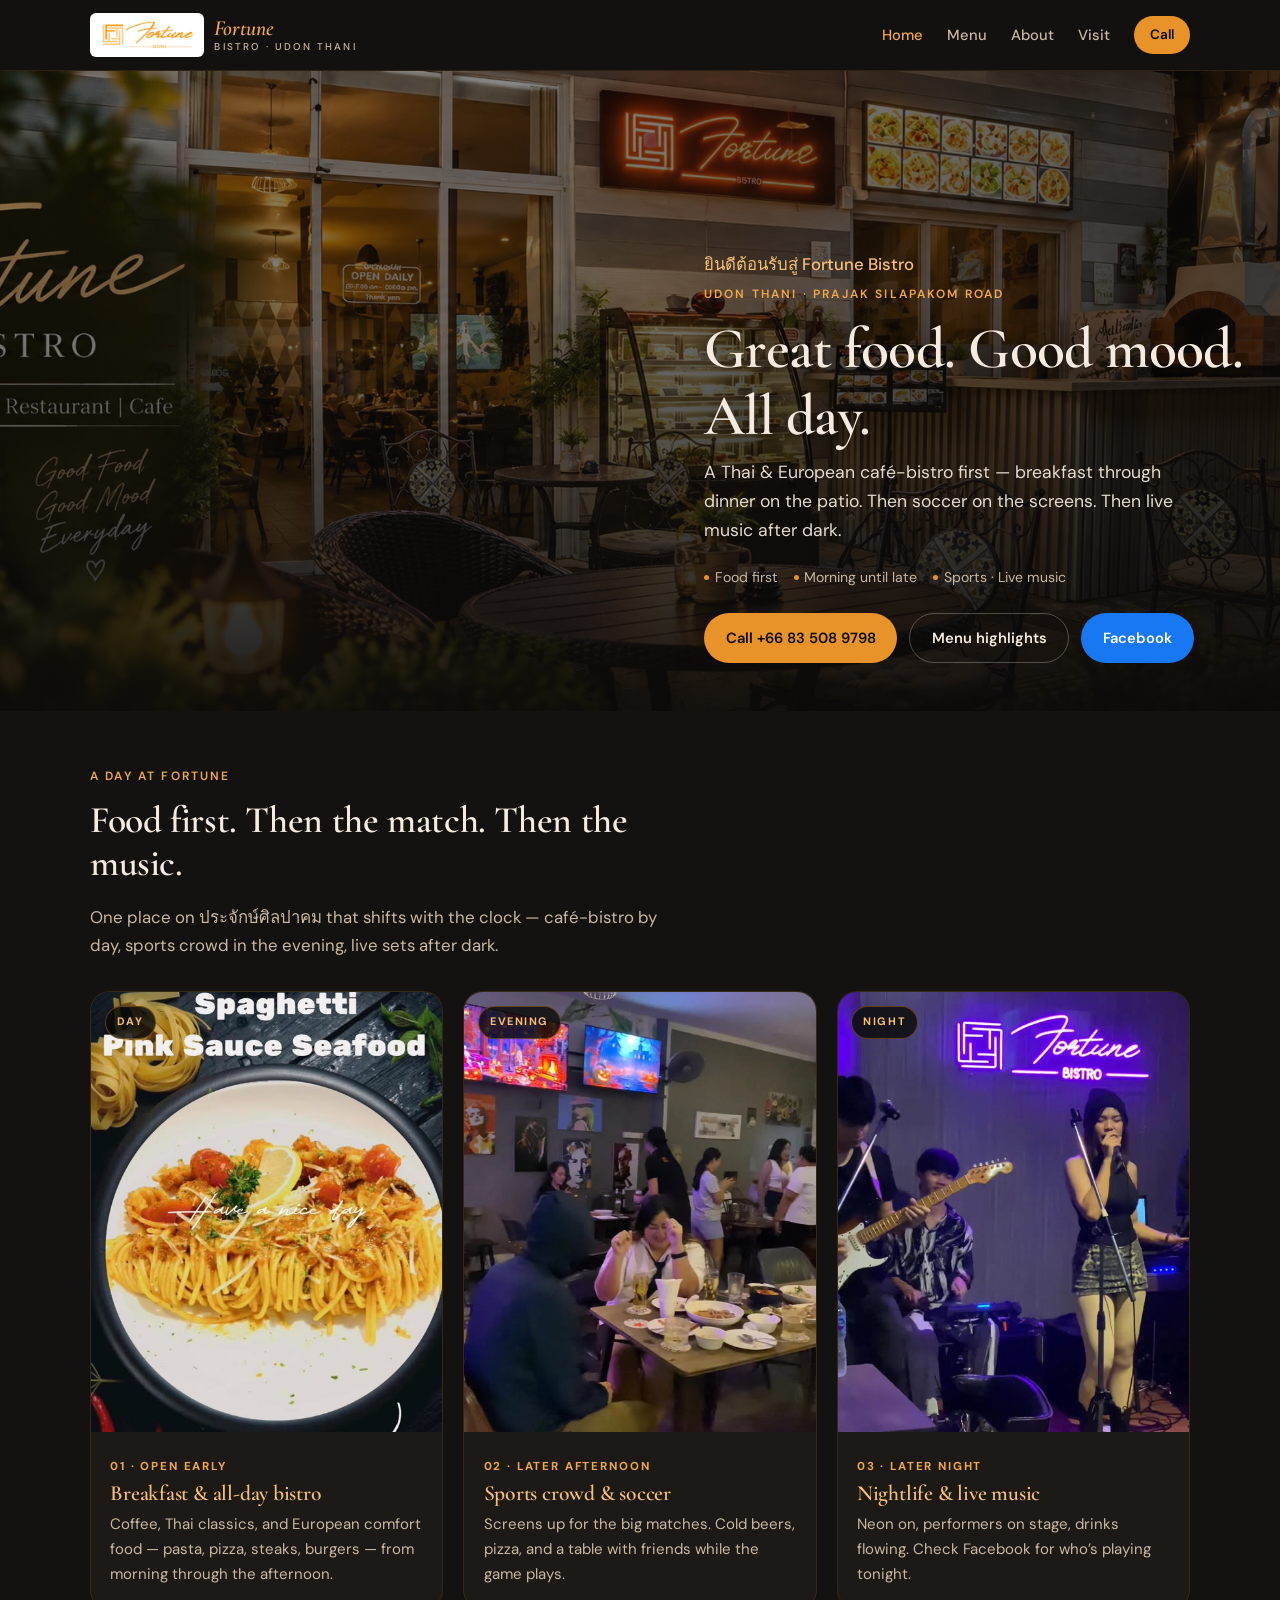
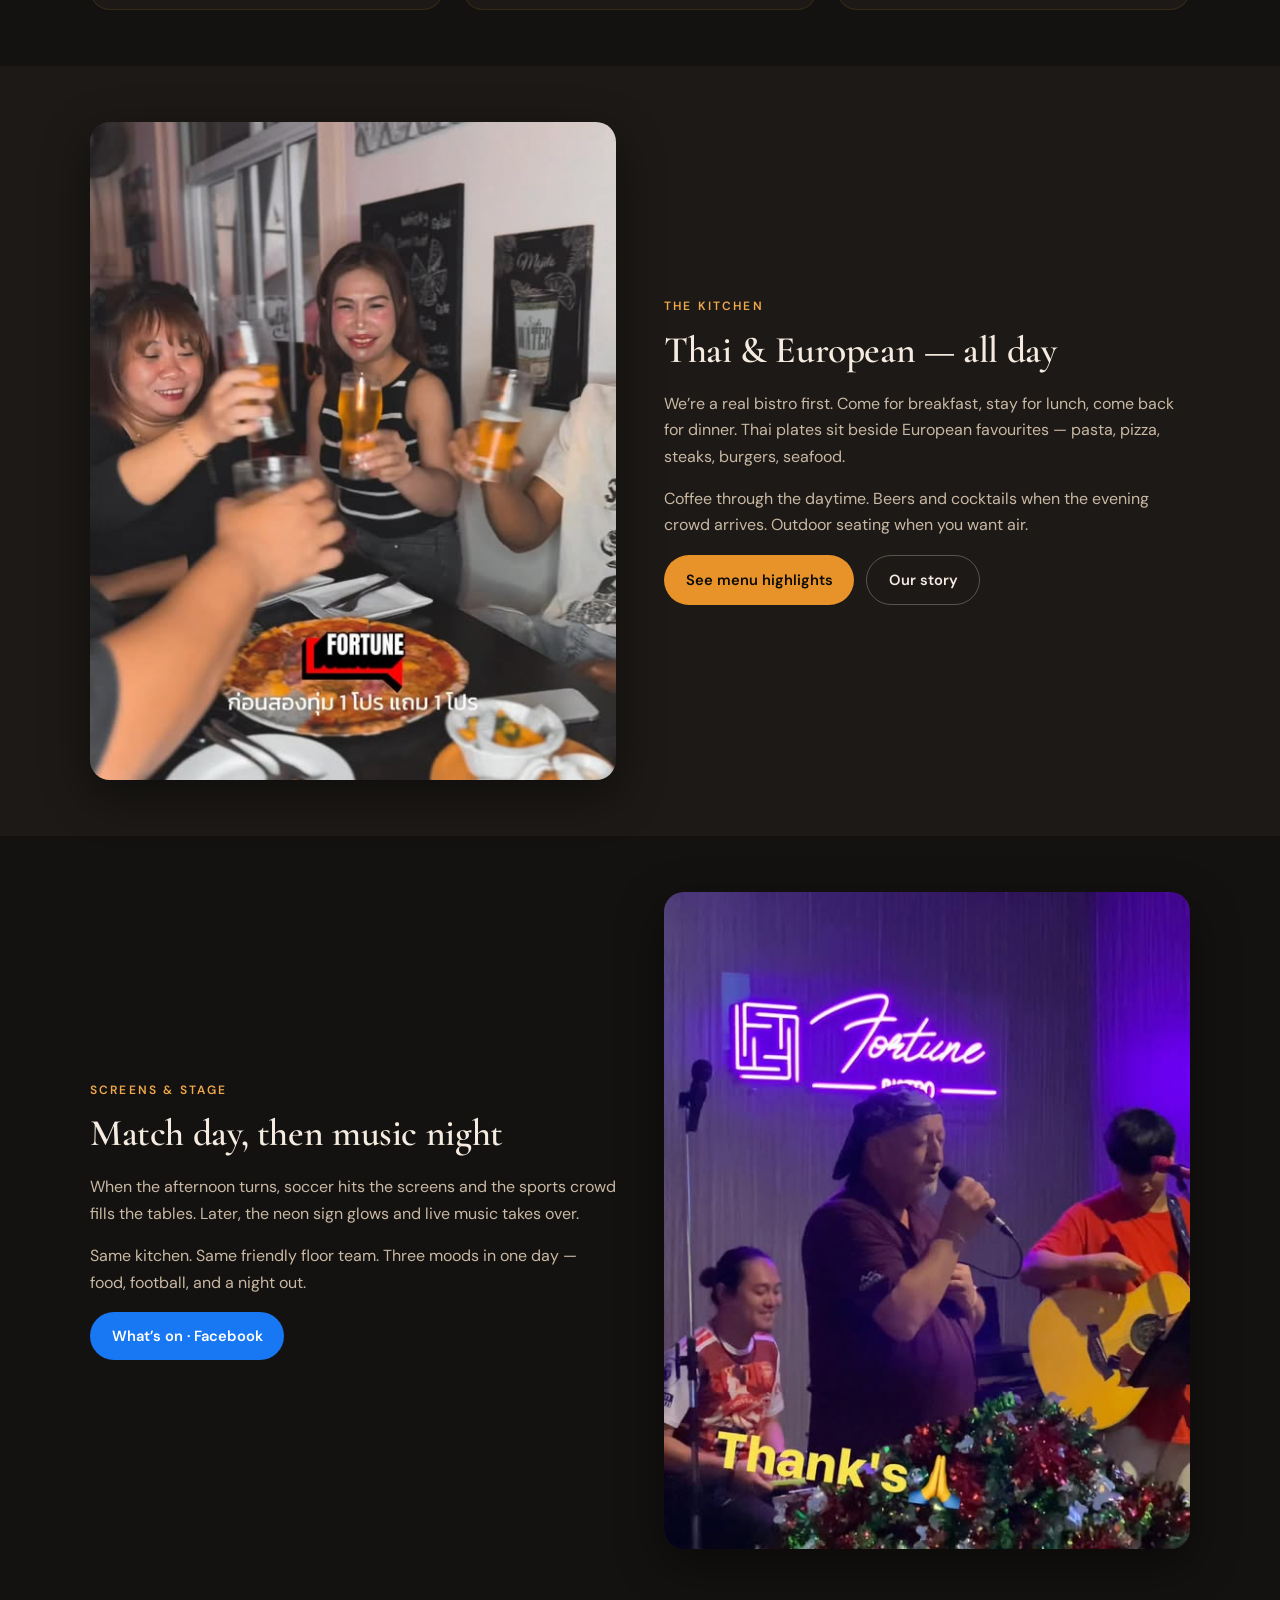
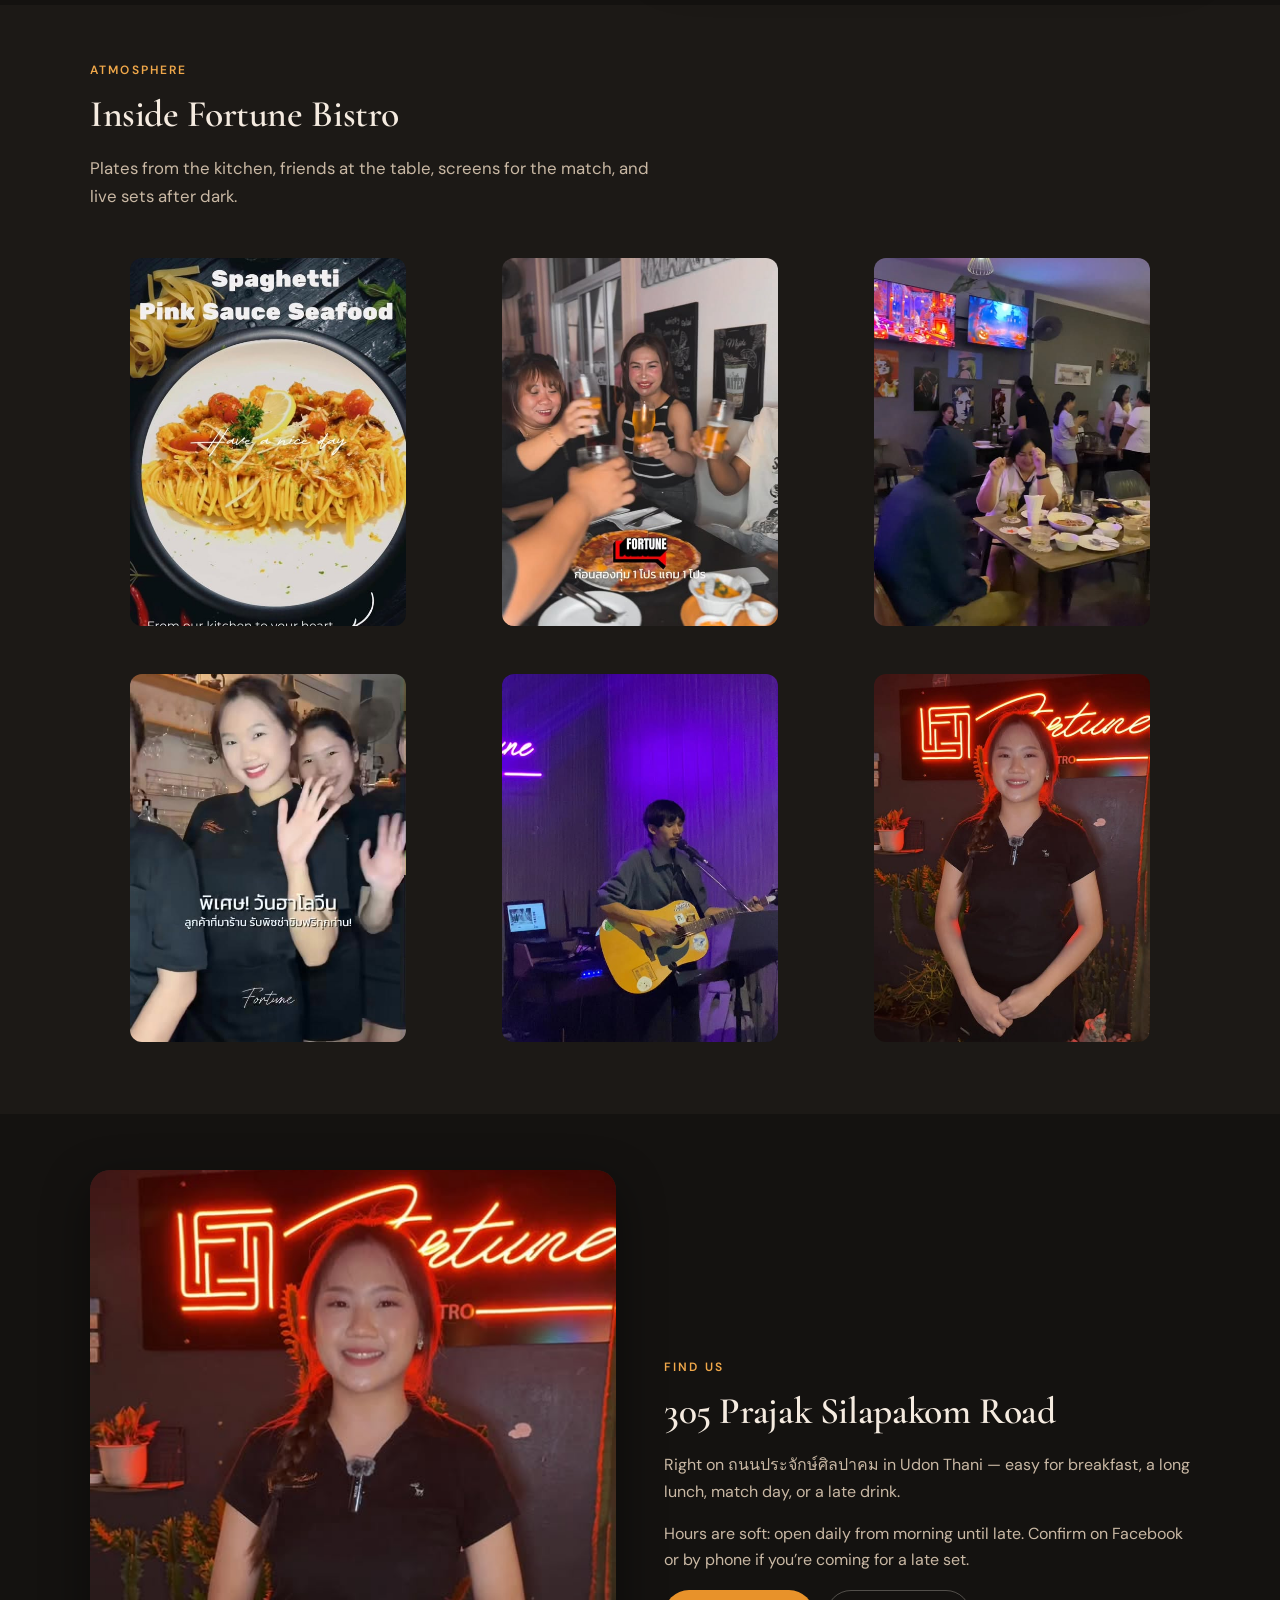
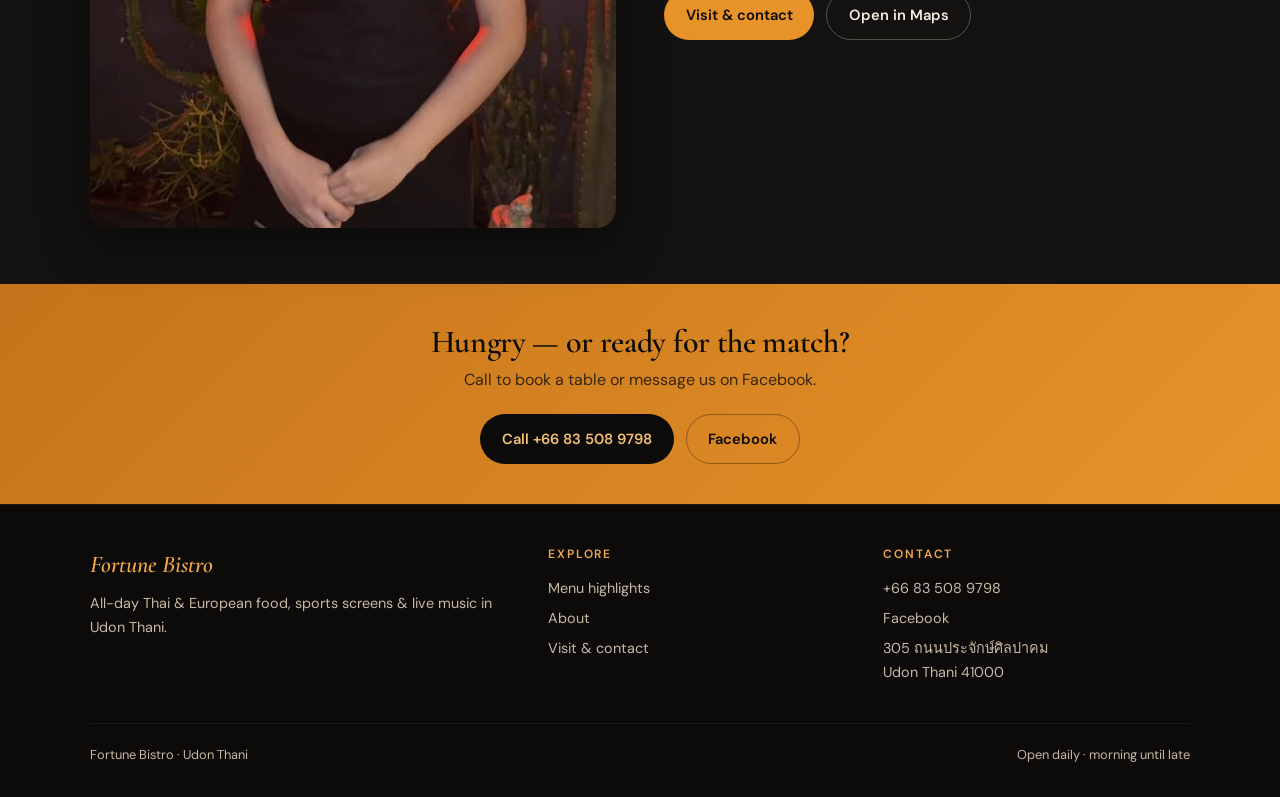
<file: index.html>
<!DOCTYPE html>
<html lang="en">
<head>
  <meta charset="utf-8" />
  <meta name="viewport" content="width=device-width, initial-scale=1" />
  <title>Fortune Bistro | Thai &amp; European Food All Day in Udon Thani</title>
  <meta name="description" content="Fortune Bistro on Prajak Silapakom Road, Udon Thani. Breakfast and café-bistro food all day — Thai &amp; European — then soccer on the screens, then live music after dark. Open morning until late." />
  <meta property="og:title" content="Fortune Bistro | Udon Thani" />
  <meta property="og:description" content="All-day Thai &amp; European food, sports screens, and live music on Prajak Silapakom Road." />
  <meta property="og:type" content="website" />
  <meta property="og:image" content="assets/images/hero-patio.jpg" />
  <link rel="preconnect" href="https://fonts.googleapis.com" />
  <link rel="preconnect" href="https://fonts.gstatic.com" crossorigin />
  <link href="https://fonts.googleapis.com/css2?family=Cormorant+Garamond:ital,wght@0,500;0,600;1,600&family=DM+Sans:ital,opsz,wght@0,9..40,400;0,9..40,500;0,9..40,600;0,9..40,700;1,9..40,400&display=swap" rel="stylesheet" />
  <link rel="stylesheet" href="css/styles.css" />
  <link rel="icon" href="assets/images/profile.jpg" type="image/jpeg" />
</head>
<body>
  <header class="site-header">
    <div class="container header-inner">
      <a class="logo" href="index.html" aria-label="Fortune Bistro home">
        <img class="logo-img" src="assets/images/profile.jpg" alt="Fortune Bistro logo" width="180" height="66" />
        <span class="logo-text">
          <span class="logo-name">Fortune</span>
          <span class="logo-tag">Bistro · Udon Thani</span>
        </span>
      </a>
      <nav class="nav" aria-label="Primary">
        <a href="index.html" aria-current="page">Home</a>
        <a href="menu.html">Menu</a>
        <a href="about.html">About</a>
        <a href="visit.html">Visit</a>
        <a class="nav-cta" href="tel:+66835089798">Call</a>
      </nav>
      <button class="menu-btn" type="button" data-menu-toggle aria-expanded="false" aria-controls="mobile-nav" aria-label="Open menu">
        <span></span>
      </button>
    </div>
    <div class="container">
      <nav id="mobile-nav" class="mobile-nav" data-mobile-nav aria-label="Mobile">
        <a href="index.html" aria-current="page">Home</a>
        <a href="menu.html">Menu</a>
        <a href="about.html">About</a>
        <a href="visit.html">Visit</a>
        <a class="nav-cta" href="tel:+66835089798">Call +66 83 508 9798</a>
      </nav>
    </div>
  </header>

  <main>
    <section class="hero hero--patio">
      <div class="hero-media">
        <img src="assets/images/hero-patio.jpg" alt="Fortune Bistro patio at night — outdoor seating, pastry case, wood-fired pizza oven, and warm neon" width="2033" height="774" fetchpriority="high" />
      </div>
      <div class="container hero-content">
        <p class="thai-welcome">ยินดีต้อนรับสู่ Fortune Bistro</p>
        <p class="eyebrow">Udon Thani · Prajak Silapakom Road</p>
        <h1>Great food. Good mood. All day.</h1>
        <p class="hero-lead">A Thai &amp; European café-bistro first — breakfast through dinner on the patio. Then soccer on the screens. Then live music after dark.</p>
        <p class="hero-meta">
          <span>Food first</span>
          <span>Morning until late</span>
          <span>Sports · Live music</span>
        </p>
        <div class="btn-row">
          <a class="btn btn-primary" href="tel:+66835089798">Call +66 83 508 9798</a>
          <a class="btn btn-ghost" href="menu.html">Menu highlights</a>
          <a class="btn btn-fb" href="https://www.facebook.com/FortuneBistroUdon" target="_blank" rel="noopener">Facebook</a>
        </div>
      </div>
    </section>

    <section class="section">
      <div class="container">
        <div class="section-head">
          <p class="eyebrow">A day at Fortune</p>
          <h2 class="section-title">Food first. Then the match. Then the music.</h2>
          <p class="section-lead">One place on ประจักษ์ศิลปาคม that shifts with the clock — café-bistro by day, sports crowd in the evening, live sets after dark.</p>
        </div>
        <div class="arc-grid">
          <article class="arc-card">
            <div class="arc-card-media">
              <img src="assets/images/reel10.jpg" alt="European pasta plate at Fortune Bistro" width="540" height="960" loading="lazy" />
              <span class="arc-badge">Day</span>
            </div>
            <div class="arc-card-body">
              <span class="arc-step">01 · Open early</span>
              <h3>Breakfast &amp; all-day bistro</h3>
              <p>Coffee, Thai classics, and European comfort food — pasta, pizza, steaks, burgers — from morning through the afternoon.</p>
            </div>
          </article>
          <article class="arc-card">
            <div class="arc-card-media">
              <img src="assets/images/reel08.jpg" alt="Fortune Bistro dining room with screens and shared plates" width="540" height="960" loading="lazy" />
              <span class="arc-badge">Evening</span>
            </div>
            <div class="arc-card-body">
              <span class="arc-step">02 · Later afternoon</span>
              <h3>Sports crowd &amp; soccer</h3>
              <p>Screens up for the big matches. Cold beers, pizza, and a table with friends while the game plays.</p>
            </div>
          </article>
          <article class="arc-card">
            <div class="arc-card-media">
              <img src="assets/images/reel02.jpg" alt="Live band under the Fortune Bistro neon sign" width="540" height="960" loading="lazy" />
              <span class="arc-badge">Night</span>
            </div>
            <div class="arc-card-body">
              <span class="arc-step">03 · Later night</span>
              <h3>Nightlife &amp; live music</h3>
              <p>Neon on, performers on stage, drinks flowing. Check Facebook for who’s playing tonight.</p>
            </div>
          </article>
        </div>
      </div>
    </section>

    <section class="section section-alt">
      <div class="container split">
        <div class="split-media">
          <img src="assets/images/reel07.jpg" alt="Friends toasting with pizza and beer at Fortune Bistro" width="540" height="960" loading="lazy" />
        </div>
        <div>
          <p class="eyebrow">The kitchen</p>
          <h2 class="section-title">Thai &amp; European — all day</h2>
          <p>We’re a real bistro first. Come for breakfast, stay for lunch, come back for dinner. Thai plates sit beside European favourites — pasta, pizza, steaks, burgers, seafood.</p>
          <p>Coffee through the daytime. Beers and cocktails when the evening crowd arrives. Outdoor seating when you want air.</p>
          <div class="btn-row">
            <a class="btn btn-primary" href="menu.html">See menu highlights</a>
            <a class="btn btn-ghost" href="about.html">Our story</a>
          </div>
        </div>
      </div>
    </section>

    <section class="section">
      <div class="container split reverse">
        <div class="split-media">
          <img src="assets/images/reel03.jpg" alt="Live performers at Fortune Bistro — sports jersey energy and night stage" width="540" height="960" loading="lazy" />
        </div>
        <div>
          <p class="eyebrow">Screens &amp; stage</p>
          <h2 class="section-title">Match day, then music night</h2>
          <p>When the afternoon turns, soccer hits the screens and the sports crowd fills the tables. Later, the neon sign glows and live music takes over.</p>
          <p>Same kitchen. Same friendly floor team. Three moods in one day — food, football, and a night out.</p>
          <div class="btn-row">
            <a class="btn btn-fb" href="https://www.facebook.com/FortuneBistroUdon" target="_blank" rel="noopener">What’s on · Facebook</a>
          </div>
        </div>
      </div>
    </section>

    <section class="section section-alt">
      <div class="container">
        <div class="section-head">
          <p class="eyebrow">Atmosphere</p>
          <h2 class="section-title">Inside Fortune Bistro</h2>
          <p class="section-lead">Plates from the kitchen, friends at the table, screens for the match, and live sets after dark.</p>
        </div>
        <div class="gallery">
          <figure class="gallery-item">
            <img src="assets/images/reel10.jpg" alt="Spaghetti pink sauce seafood" width="540" height="960" loading="lazy" />
          </figure>
          <figure class="gallery-item">
            <img src="assets/images/reel07.jpg" alt="Pizza and beer toast" width="540" height="960" loading="lazy" />
          </figure>
          <figure class="gallery-item">
            <img src="assets/images/reel08.jpg" alt="Guests dining with screens in the background" width="540" height="960" loading="lazy" />
          </figure>
          <figure class="gallery-item">
            <img src="assets/images/reel05.jpg" alt="Friendly Fortune Bistro staff" width="540" height="960" loading="lazy" />
          </figure>
          <figure class="gallery-item">
            <img src="assets/images/reel01.jpg" alt="Acoustic live music set" width="540" height="960" loading="lazy" />
          </figure>
          <figure class="gallery-item">
            <img src="assets/images/reel06.jpg" alt="Fortune Bistro neon sign and staff welcome" width="540" height="960" loading="lazy" />
          </figure>
        </div>
      </div>
    </section>

    <section class="section">
      <div class="container split">
        <div class="split-media">
          <img src="assets/images/reel06.jpg" alt="Fortune Bistro neon branding on Prajak Silapakom Road" width="540" height="960" loading="lazy" />
        </div>
        <div>
          <p class="eyebrow">Find us</p>
          <h2 class="section-title">305 Prajak Silapakom Road</h2>
          <p>Right on ถนนประจักษ์ศิลปาคม in Udon Thani — easy for breakfast, a long lunch, match day, or a late drink.</p>
          <p>Hours are soft: open daily from morning until late. Confirm on Facebook or by phone if you’re coming for a late set.</p>
          <div class="btn-row">
            <a class="btn btn-primary" href="visit.html">Visit &amp; contact</a>
            <a class="btn btn-ghost" href="https://www.google.com/maps/search/?api=1&amp;query=Fortune+Bistro+305+Prajak+Silapakom+Road+Udon+Thani+41000" target="_blank" rel="noopener">Open in Maps</a>
          </div>
        </div>
      </div>
    </section>

    <section class="cta-band">
      <div class="container">
        <h2>Hungry — or ready for the match?</h2>
        <p>Call to book a table or message us on Facebook.</p>
        <div class="btn-row" style="justify-content:center">
          <a class="btn btn-primary" href="tel:+66835089798">Call +66 83 508 9798</a>
          <a class="btn btn-ghost" href="https://www.facebook.com/FortuneBistroUdon" target="_blank" rel="noopener">Facebook</a>
        </div>
      </div>
    </section>
  </main>

  <footer class="site-footer">
    <div class="container footer-grid">
      <div class="footer-brand">
        <div class="logo-name">Fortune Bistro</div>
        <p>All-day Thai &amp; European food, sports screens &amp; live music in Udon Thani.</p>
      </div>
      <div class="footer-col">
        <h4>Explore</h4>
        <a href="menu.html">Menu highlights</a>
        <a href="about.html">About</a>
        <a href="visit.html">Visit &amp; contact</a>
      </div>
      <div class="footer-col">
        <h4>Contact</h4>
        <a href="tel:+66835089798">+66 83 508 9798</a>
        <a href="https://www.facebook.com/FortuneBistroUdon" target="_blank" rel="noopener">Facebook</a>
        <p>305 ถนนประจักษ์ศิลปาคม<br />Udon Thani 41000</p>
      </div>
    </div>
    <div class="container footer-bottom">
      <span>Fortune Bistro · Udon Thani</span>
      <span>Open daily · morning until late</span>
    </div>
  </footer>
  <script src="js/main.js"></script>
</body>
</html>
</file>
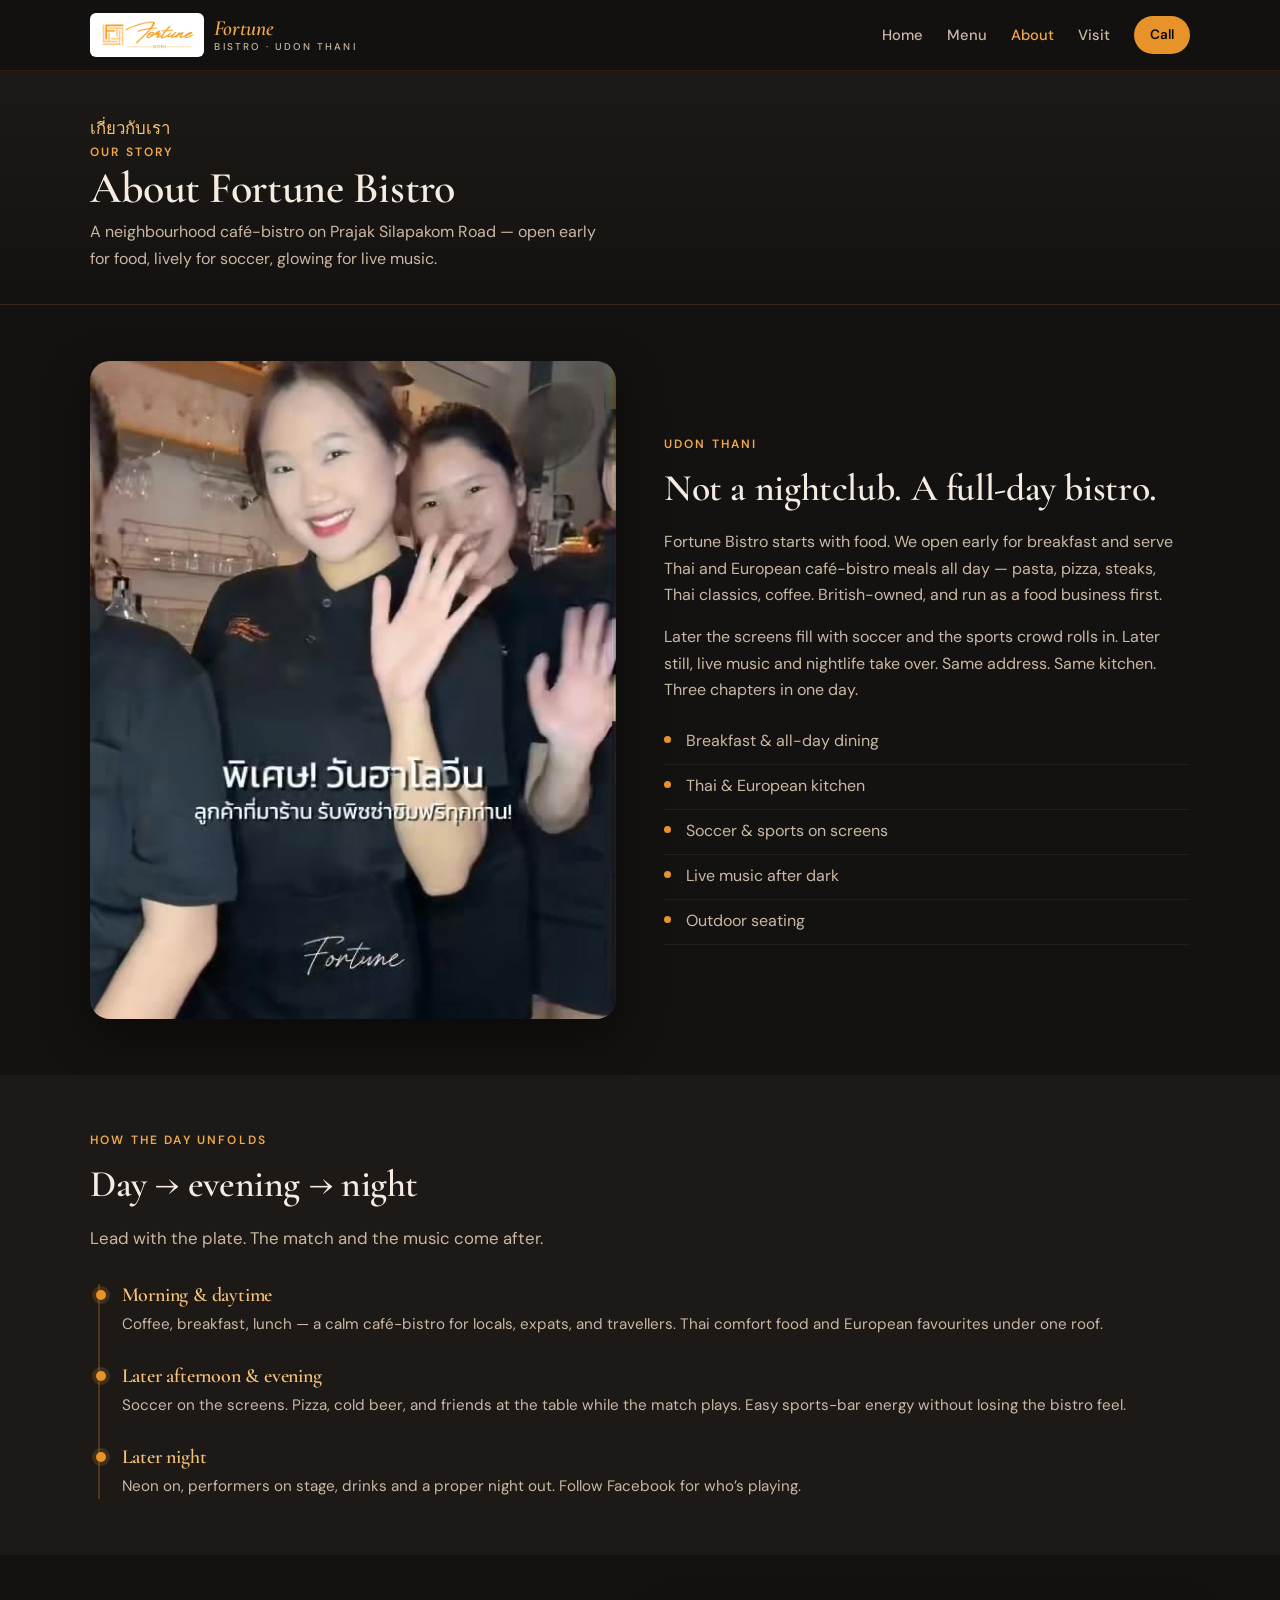
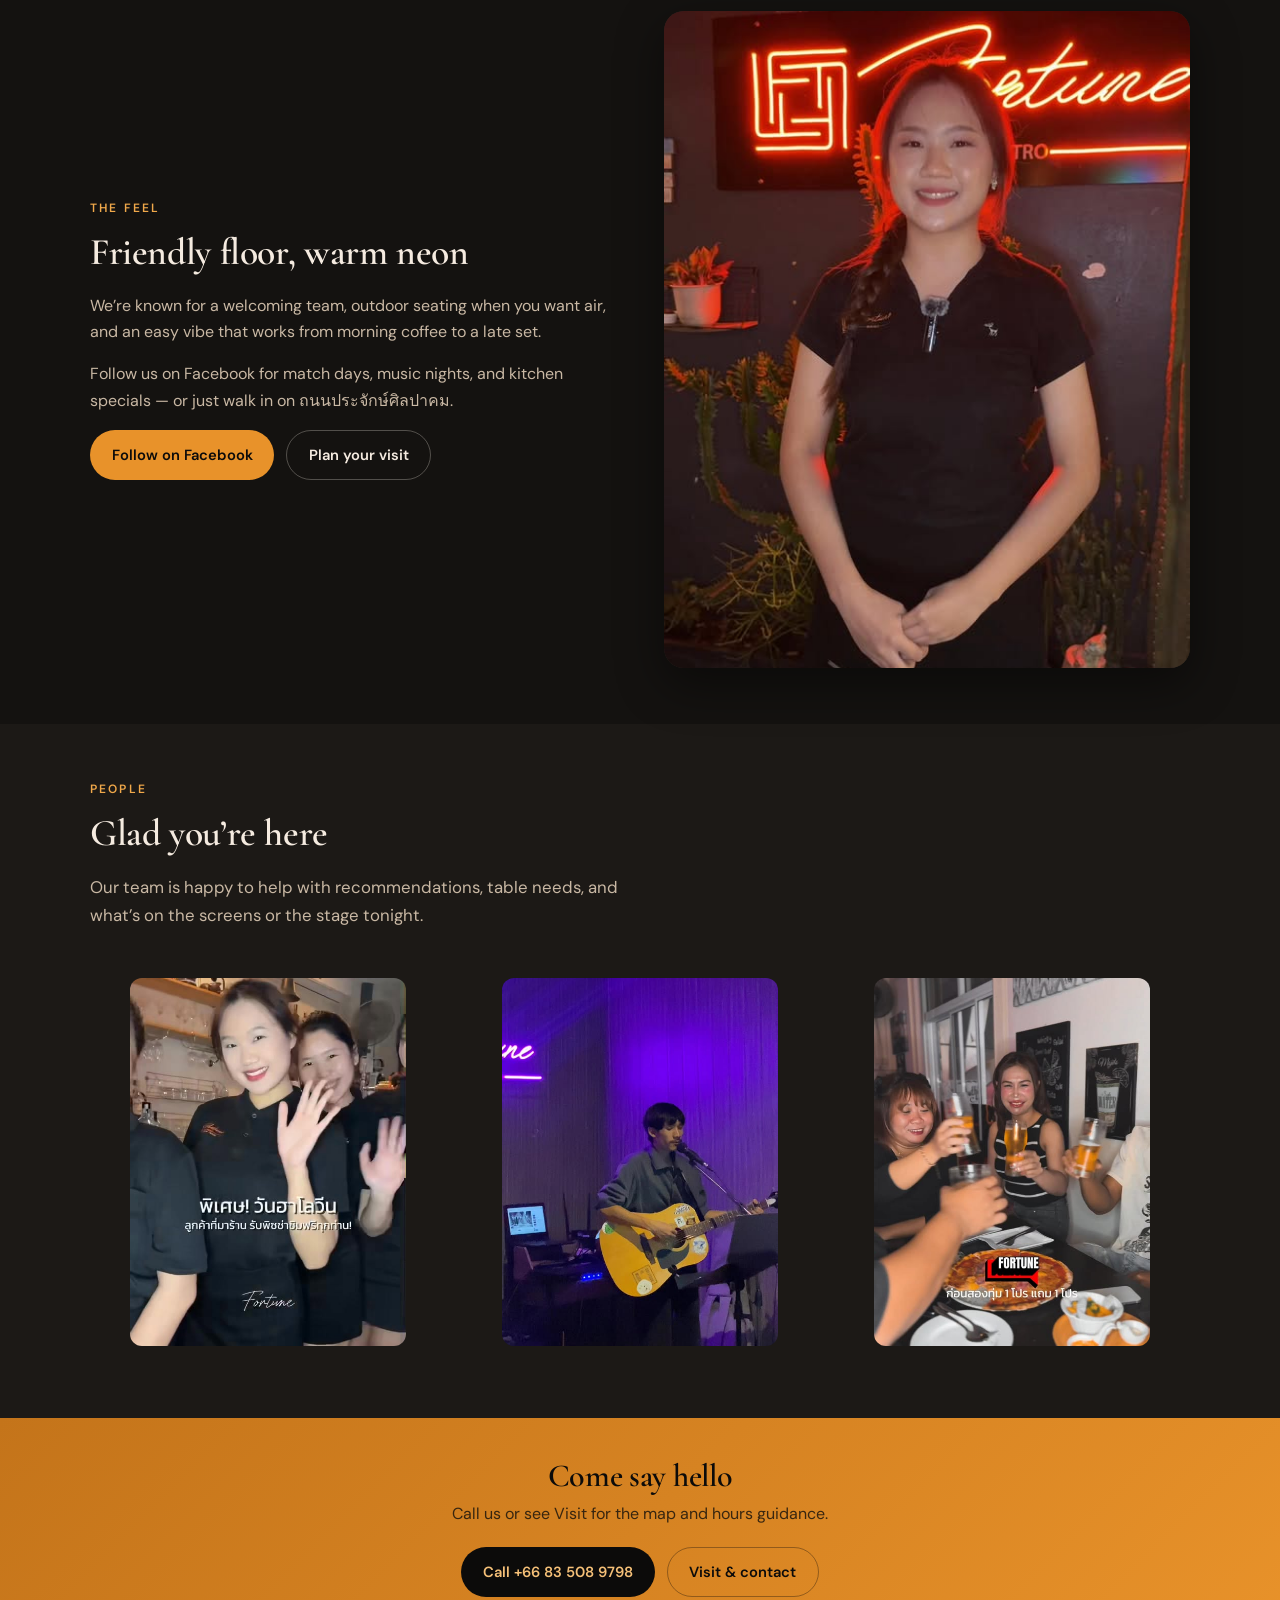
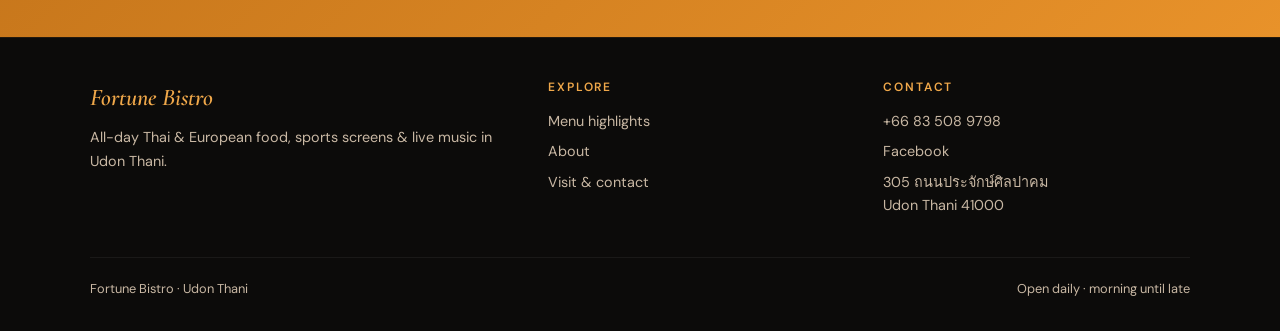
<file: about.html>
<!DOCTYPE html>
<html lang="en">
<head>
  <meta charset="utf-8" />
  <meta name="viewport" content="width=device-width, initial-scale=1" />
  <title>About | Fortune Bistro Udon Thani</title>
  <meta name="description" content="About Fortune Bistro — an all-day Thai &amp; European café-bistro on Prajak Silapakom Road, with soccer on the screens and live music after dark." />
  <meta property="og:title" content="About Fortune Bistro" />
  <meta property="og:description" content="Food all day, sports in the evening, live music at night — Fortune Bistro in Udon Thani." />
  <meta property="og:type" content="website" />
  <meta property="og:image" content="assets/images/reel05.jpg" />
  <link rel="preconnect" href="https://fonts.googleapis.com" />
  <link rel="preconnect" href="https://fonts.gstatic.com" crossorigin />
  <link href="https://fonts.googleapis.com/css2?family=Cormorant+Garamond:ital,wght@0,500;0,600;1,600&family=DM+Sans:ital,opsz,wght@0,9..40,400;0,9..40,500;0,9..40,600;0,9..40,700;1,9..40,400&display=swap" rel="stylesheet" />
  <link rel="stylesheet" href="css/styles.css" />
  <link rel="icon" href="assets/images/profile.jpg" type="image/jpeg" />
</head>
<body>
  <header class="site-header">
    <div class="container header-inner">
      <a class="logo" href="index.html" aria-label="Fortune Bistro home">
        <img class="logo-img" src="assets/images/profile.jpg" alt="Fortune Bistro logo" width="180" height="66" />
        <span class="logo-text">
          <span class="logo-name">Fortune</span>
          <span class="logo-tag">Bistro · Udon Thani</span>
        </span>
      </a>
      <nav class="nav" aria-label="Primary">
        <a href="index.html">Home</a>
        <a href="menu.html">Menu</a>
        <a href="about.html" aria-current="page">About</a>
        <a href="visit.html">Visit</a>
        <a class="nav-cta" href="tel:+66835089798">Call</a>
      </nav>
      <button class="menu-btn" type="button" data-menu-toggle aria-expanded="false" aria-controls="mobile-nav" aria-label="Open menu">
        <span></span>
      </button>
    </div>
    <div class="container">
      <nav id="mobile-nav" class="mobile-nav" data-mobile-nav aria-label="Mobile">
        <a href="index.html">Home</a>
        <a href="menu.html">Menu</a>
        <a href="about.html" aria-current="page">About</a>
        <a href="visit.html">Visit</a>
        <a class="nav-cta" href="tel:+66835089798">Call +66 83 508 9798</a>
      </nav>
    </div>
  </header>

  <main>
    <section class="page-hero">
      <div class="container">
        <p class="thai-welcome">เกี่ยวกับเรา</p>
        <p class="eyebrow">Our story</p>
        <h1>About Fortune Bistro</h1>
        <p>A neighbourhood café-bistro on Prajak Silapakom Road — open early for food, lively for soccer, glowing for live music.</p>
      </div>
    </section>

    <section class="section">
      <div class="container split">
        <div class="split-media">
          <img src="assets/images/reel05.jpg" alt="Friendly Fortune Bistro staff welcoming guests" width="540" height="960" />
        </div>
        <div>
          <p class="eyebrow">Udon Thani</p>
          <h2 class="section-title">Not a nightclub. A full-day bistro.</h2>
          <p>Fortune Bistro starts with food. We open early for breakfast and serve Thai and European café-bistro meals all day — pasta, pizza, steaks, Thai classics, coffee. British-owned, and run as a food business first.</p>
          <p>Later the screens fill with soccer and the sports crowd rolls in. Later still, live music and nightlife take over. Same address. Same kitchen. Three chapters in one day.</p>
          <ul class="about-points">
            <li>Breakfast &amp; all-day dining</li>
            <li>Thai &amp; European kitchen</li>
            <li>Soccer &amp; sports on screens</li>
            <li>Live music after dark</li>
            <li>Outdoor seating</li>
          </ul>
        </div>
      </div>
    </section>

    <section class="section section-alt">
      <div class="container">
        <div class="section-head">
          <p class="eyebrow">How the day unfolds</p>
          <h2 class="section-title">Day → evening → night</h2>
          <p class="section-lead">Lead with the plate. The match and the music come after.</p>
        </div>
        <div class="timeline">
          <div class="timeline-item">
            <h3>Morning &amp; daytime</h3>
            <p>Coffee, breakfast, lunch — a calm café-bistro for locals, expats, and travellers. Thai comfort food and European favourites under one roof.</p>
          </div>
          <div class="timeline-item">
            <h3>Later afternoon &amp; evening</h3>
            <p>Soccer on the screens. Pizza, cold beer, and friends at the table while the match plays. Easy sports-bar energy without losing the bistro feel.</p>
          </div>
          <div class="timeline-item">
            <h3>Later night</h3>
            <p>Neon on, performers on stage, drinks and a proper night out. Follow Facebook for who’s playing.</p>
          </div>
        </div>
      </div>
    </section>

    <section class="section">
      <div class="container split">
        <div>
          <p class="eyebrow">The feel</p>
          <h2 class="section-title">Friendly floor, warm neon</h2>
          <p>We’re known for a welcoming team, outdoor seating when you want air, and an easy vibe that works from morning coffee to a late set.</p>
          <p>Follow us on Facebook for match days, music nights, and kitchen specials — or just walk in on ถนนประจักษ์ศิลปาคม.</p>
          <div class="btn-row">
            <a class="btn btn-primary" href="https://www.facebook.com/FortuneBistroUdon" target="_blank" rel="noopener">Follow on Facebook</a>
            <a class="btn btn-ghost" href="visit.html">Plan your visit</a>
          </div>
        </div>
        <div class="split-media">
          <img src="assets/images/reel06.jpg" alt="Fortune Bistro neon sign glowing amber" width="540" height="960" loading="lazy" />
        </div>
      </div>
    </section>

    <section class="section section-alt">
      <div class="container">
        <div class="section-head">
          <p class="eyebrow">People</p>
          <h2 class="section-title">Glad you’re here</h2>
          <p class="section-lead">Our team is happy to help with recommendations, table needs, and what’s on the screens or the stage tonight.</p>
        </div>
        <div class="gallery">
          <figure class="gallery-item">
            <img src="assets/images/reel05.jpg" alt="Fortune Bistro staff smiling" width="540" height="960" loading="lazy" />
          </figure>
          <figure class="gallery-item">
            <img src="assets/images/reel01.jpg" alt="Live acoustic set at Fortune Bistro" width="540" height="960" loading="lazy" />
          </figure>
          <figure class="gallery-item">
            <img src="assets/images/reel07.jpg" alt="Guests sharing pizza and drinks" width="540" height="960" loading="lazy" />
          </figure>
        </div>
      </div>
    </section>

    <section class="cta-band">
      <div class="container">
        <h2>Come say hello</h2>
        <p>Call us or see Visit for the map and hours guidance.</p>
        <div class="btn-row" style="justify-content:center">
          <a class="btn btn-primary" href="tel:+66835089798">Call +66 83 508 9798</a>
          <a class="btn btn-ghost" href="visit.html">Visit &amp; contact</a>
        </div>
      </div>
    </section>
  </main>

  <footer class="site-footer">
    <div class="container footer-grid">
      <div class="footer-brand">
        <div class="logo-name">Fortune Bistro</div>
        <p>All-day Thai &amp; European food, sports screens &amp; live music in Udon Thani.</p>
      </div>
      <div class="footer-col">
        <h4>Explore</h4>
        <a href="menu.html">Menu highlights</a>
        <a href="about.html">About</a>
        <a href="visit.html">Visit &amp; contact</a>
      </div>
      <div class="footer-col">
        <h4>Contact</h4>
        <a href="tel:+66835089798">+66 83 508 9798</a>
        <a href="https://www.facebook.com/FortuneBistroUdon" target="_blank" rel="noopener">Facebook</a>
        <p>305 ถนนประจักษ์ศิลปาคม<br />Udon Thani 41000</p>
      </div>
    </div>
    <div class="container footer-bottom">
      <span>Fortune Bistro · Udon Thani</span>
      <span>Open daily · morning until late</span>
    </div>
  </footer>
  <script src="js/main.js"></script>
</body>
</html>
</file>
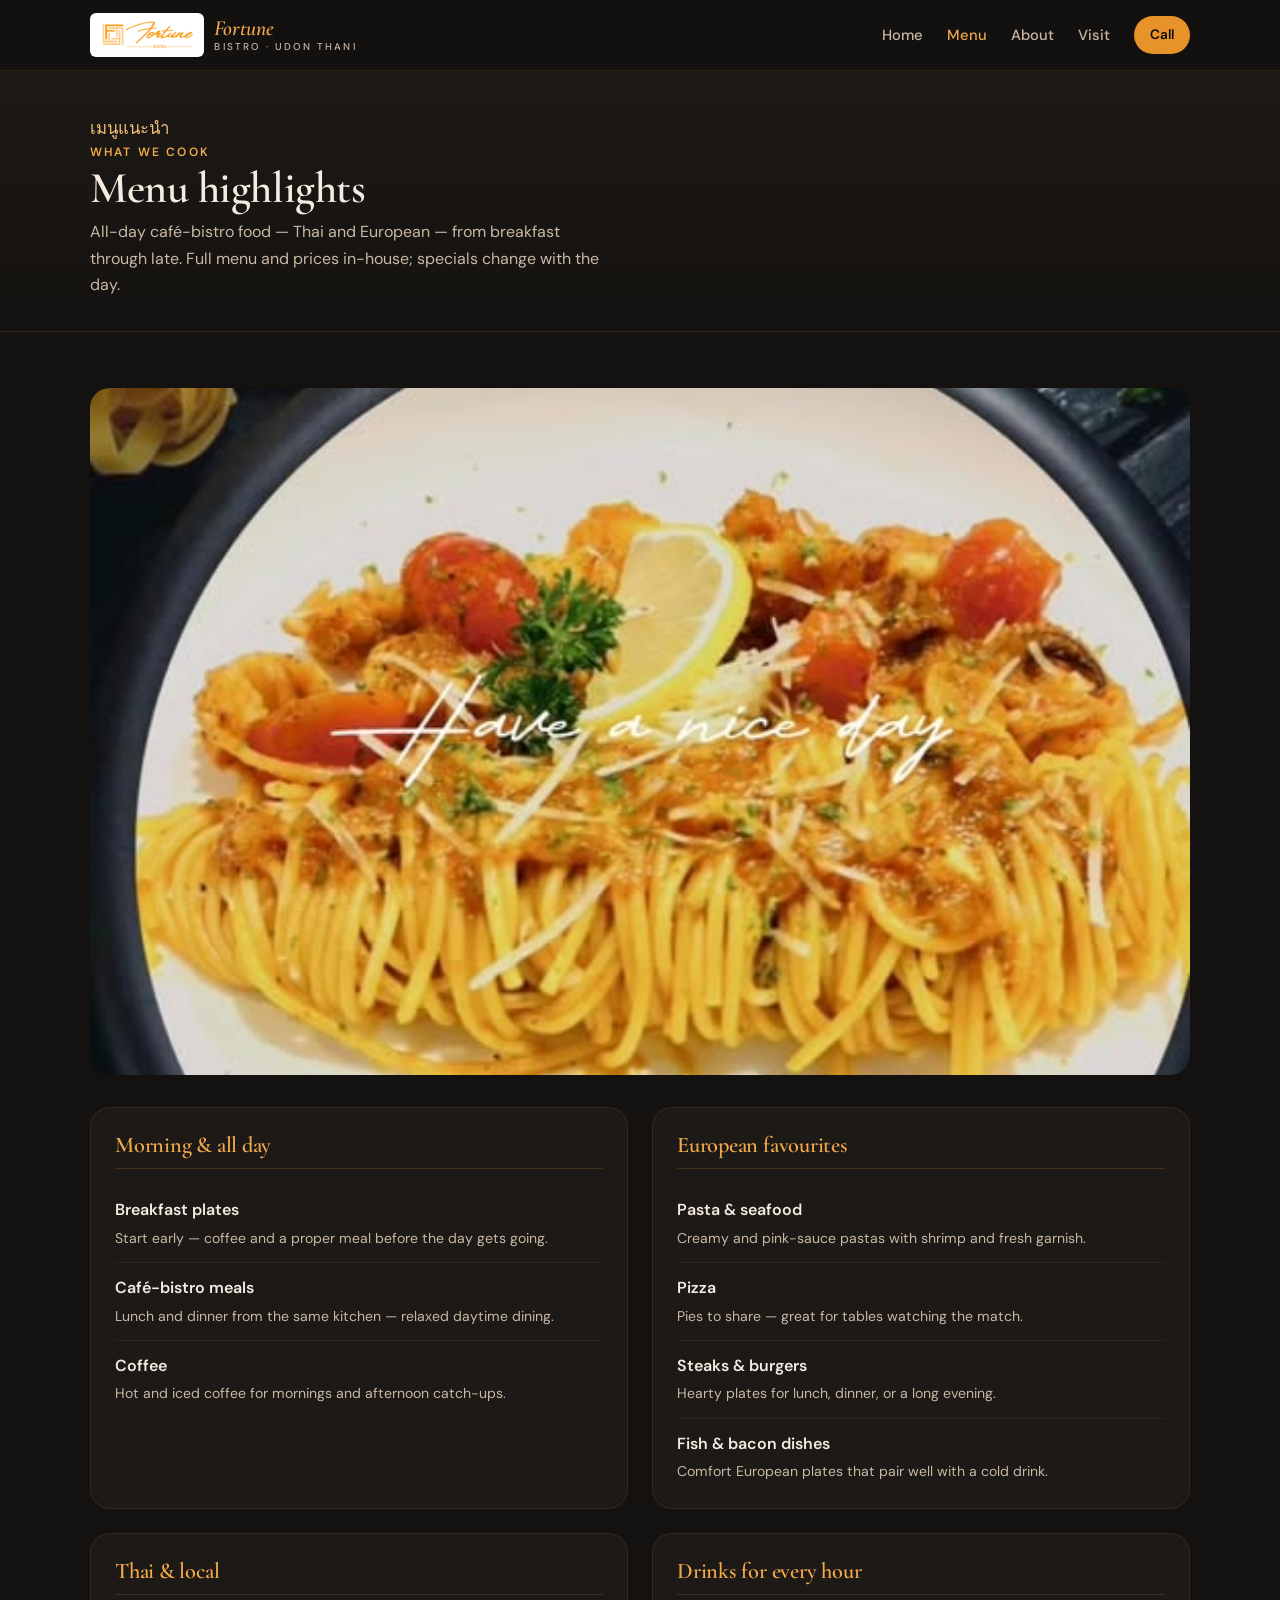
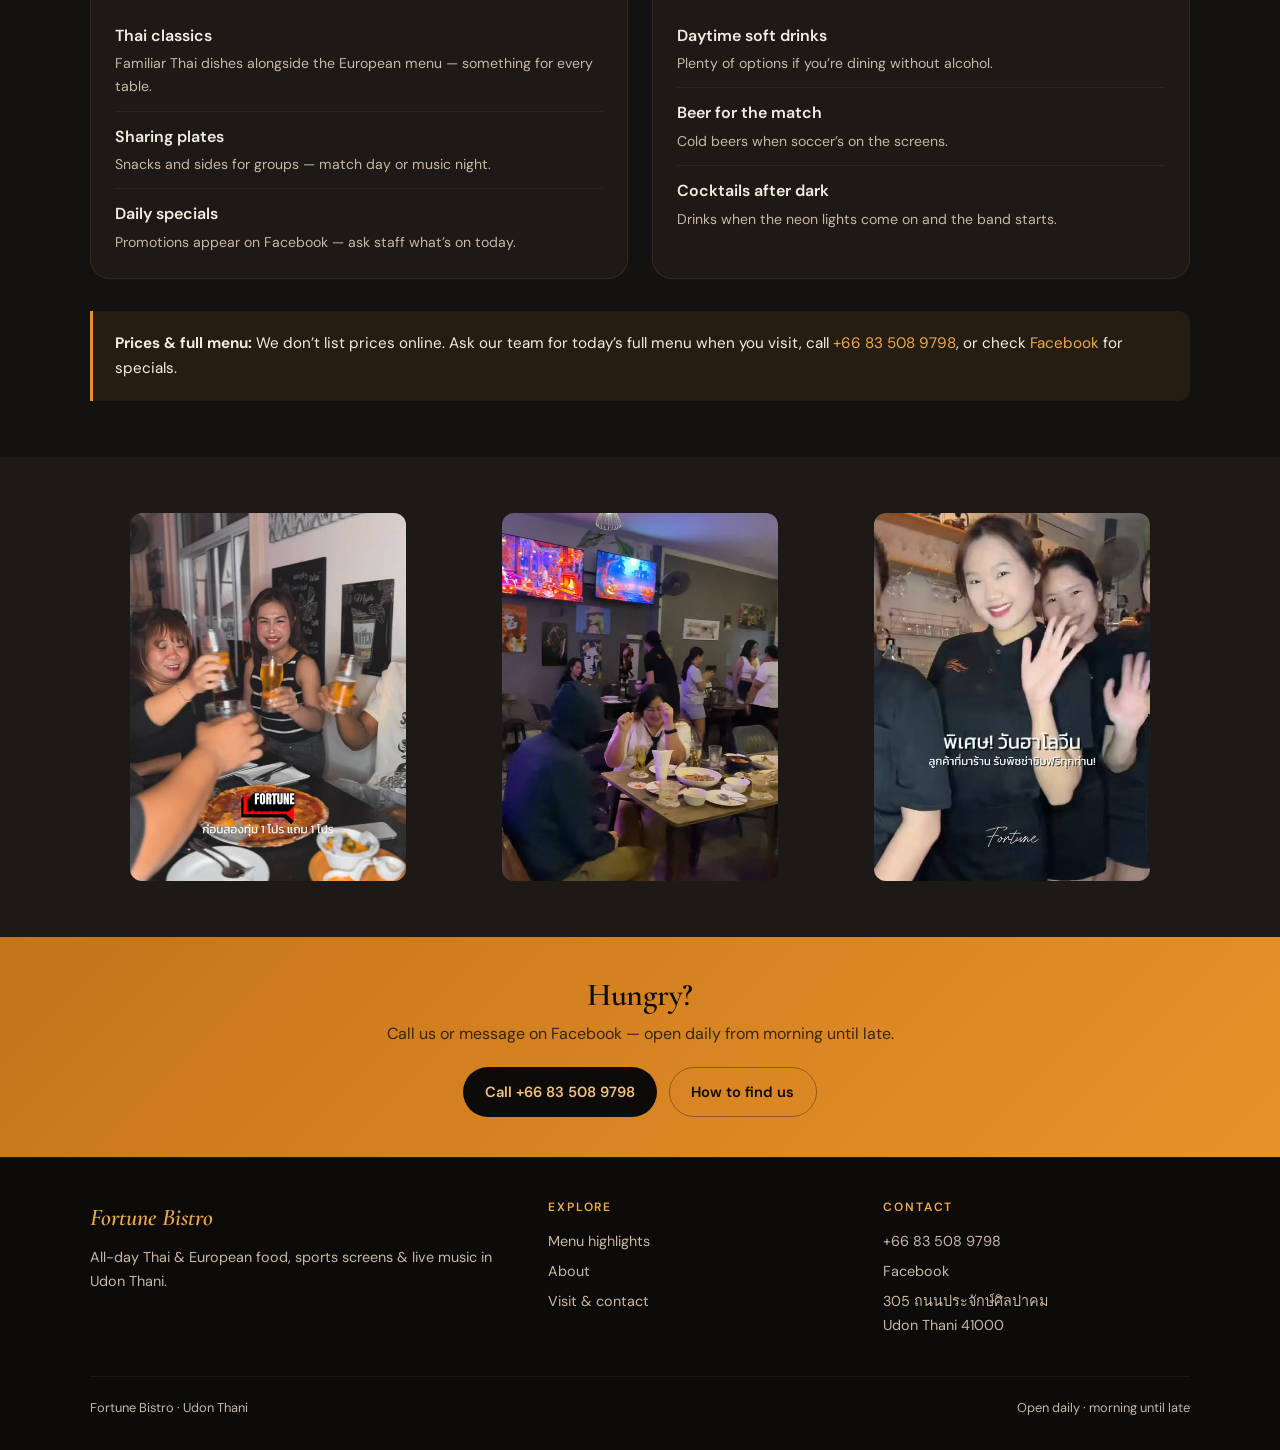
<file: menu.html>
<!DOCTYPE html>
<html lang="en">
<head>
  <meta charset="utf-8" />
  <meta name="viewport" content="width=device-width, initial-scale=1" />
  <title>Menu Highlights | Fortune Bistro Udon Thani</title>
  <meta name="description" content="All-day menu at Fortune Bistro — breakfast, Thai &amp; European dishes, pizza, pasta, steaks, coffee, and drinks for match day and late nights. Ask staff for today’s full menu." />
  <meta property="og:title" content="Menu Highlights | Fortune Bistro" />
  <meta property="og:description" content="Thai &amp; European favourites all day — ask for today’s full menu when you visit." />
  <meta property="og:type" content="website" />
  <meta property="og:image" content="assets/images/reel10.jpg" />
  <link rel="preconnect" href="https://fonts.googleapis.com" />
  <link rel="preconnect" href="https://fonts.gstatic.com" crossorigin />
  <link href="https://fonts.googleapis.com/css2?family=Cormorant+Garamond:ital,wght@0,500;0,600;1,600&family=DM+Sans:ital,opsz,wght@0,9..40,400;0,9..40,500;0,9..40,600;0,9..40,700;1,9..40,400&display=swap" rel="stylesheet" />
  <link rel="stylesheet" href="css/styles.css" />
  <link rel="icon" href="assets/images/profile.jpg" type="image/jpeg" />
</head>
<body>
  <header class="site-header">
    <div class="container header-inner">
      <a class="logo" href="index.html" aria-label="Fortune Bistro home">
        <img class="logo-img" src="assets/images/profile.jpg" alt="Fortune Bistro logo" width="180" height="66" />
        <span class="logo-text">
          <span class="logo-name">Fortune</span>
          <span class="logo-tag">Bistro · Udon Thani</span>
        </span>
      </a>
      <nav class="nav" aria-label="Primary">
        <a href="index.html">Home</a>
        <a href="menu.html" aria-current="page">Menu</a>
        <a href="about.html">About</a>
        <a href="visit.html">Visit</a>
        <a class="nav-cta" href="tel:+66835089798">Call</a>
      </nav>
      <button class="menu-btn" type="button" data-menu-toggle aria-expanded="false" aria-controls="mobile-nav" aria-label="Open menu">
        <span></span>
      </button>
    </div>
    <div class="container">
      <nav id="mobile-nav" class="mobile-nav" data-mobile-nav aria-label="Mobile">
        <a href="index.html">Home</a>
        <a href="menu.html" aria-current="page">Menu</a>
        <a href="about.html">About</a>
        <a href="visit.html">Visit</a>
        <a class="nav-cta" href="tel:+66835089798">Call +66 83 508 9798</a>
      </nav>
    </div>
  </header>

  <main>
    <section class="page-hero">
      <div class="container">
        <p class="thai-welcome">เมนูแนะนำ</p>
        <p class="eyebrow">What we cook</p>
        <h1>Menu highlights</h1>
        <p>All-day café-bistro food — Thai and European — from breakfast through late. Full menu and prices in-house; specials change with the day.</p>
      </div>
    </section>

    <section class="section">
      <div class="container">
        <div class="menu-hero-img">
          <img src="assets/images/reel10.jpg" alt="Spaghetti pink sauce seafood plated at Fortune Bistro" width="540" height="960" />
        </div>

        <div class="menu-cats">
          <article class="menu-cat">
            <h3>Morning &amp; all day</h3>
            <div class="menu-item">
              <p class="menu-item-name">Breakfast plates</p>
              <p class="menu-item-desc">Start early — coffee and a proper meal before the day gets going.</p>
            </div>
            <div class="menu-item">
              <p class="menu-item-name">Café-bistro meals</p>
              <p class="menu-item-desc">Lunch and dinner from the same kitchen — relaxed daytime dining.</p>
            </div>
            <div class="menu-item">
              <p class="menu-item-name">Coffee</p>
              <p class="menu-item-desc">Hot and iced coffee for mornings and afternoon catch-ups.</p>
            </div>
          </article>

          <article class="menu-cat">
            <h3>European favourites</h3>
            <div class="menu-item">
              <p class="menu-item-name">Pasta &amp; seafood</p>
              <p class="menu-item-desc">Creamy and pink-sauce pastas with shrimp and fresh garnish.</p>
            </div>
            <div class="menu-item">
              <p class="menu-item-name">Pizza</p>
              <p class="menu-item-desc">Pies to share — great for tables watching the match.</p>
            </div>
            <div class="menu-item">
              <p class="menu-item-name">Steaks &amp; burgers</p>
              <p class="menu-item-desc">Hearty plates for lunch, dinner, or a long evening.</p>
            </div>
            <div class="menu-item">
              <p class="menu-item-name">Fish &amp; bacon dishes</p>
              <p class="menu-item-desc">Comfort European plates that pair well with a cold drink.</p>
            </div>
          </article>

          <article class="menu-cat">
            <h3>Thai &amp; local</h3>
            <div class="menu-item">
              <p class="menu-item-name">Thai classics</p>
              <p class="menu-item-desc">Familiar Thai dishes alongside the European menu — something for every table.</p>
            </div>
            <div class="menu-item">
              <p class="menu-item-name">Sharing plates</p>
              <p class="menu-item-desc">Snacks and sides for groups — match day or music night.</p>
            </div>
            <div class="menu-item">
              <p class="menu-item-name">Daily specials</p>
              <p class="menu-item-desc">Promotions appear on Facebook — ask staff what’s on today.</p>
            </div>
          </article>

          <article class="menu-cat">
            <h3>Drinks for every hour</h3>
            <div class="menu-item">
              <p class="menu-item-name">Daytime soft drinks</p>
              <p class="menu-item-desc">Plenty of options if you’re dining without alcohol.</p>
            </div>
            <div class="menu-item">
              <p class="menu-item-name">Beer for the match</p>
              <p class="menu-item-desc">Cold beers when soccer’s on the screens.</p>
            </div>
            <div class="menu-item">
              <p class="menu-item-name">Cocktails after dark</p>
              <p class="menu-item-desc">Drinks when the neon lights come on and the band starts.</p>
            </div>
          </article>
        </div>

        <div class="menu-note">
          <strong style="color: var(--cream);">Prices &amp; full menu:</strong>
          We don’t list prices online. Ask our team for today’s full menu when you visit, call <a href="tel:+66835089798">+66 83 508 9798</a>, or check <a href="https://www.facebook.com/FortuneBistroUdon" target="_blank" rel="noopener">Facebook</a> for specials.
        </div>
      </div>
    </section>

    <section class="section section-alt section-tight">
      <div class="container">
        <div class="gallery">
          <figure class="gallery-item">
            <img src="assets/images/reel07.jpg" alt="Pizza and beer at Fortune Bistro" width="540" height="960" loading="lazy" />
          </figure>
          <figure class="gallery-item">
            <img src="assets/images/reel08.jpg" alt="Shared dishes at the table" width="540" height="960" loading="lazy" />
          </figure>
          <figure class="gallery-item">
            <img src="assets/images/reel05.jpg" alt="Fortune Bistro team ready to take your order" width="540" height="960" loading="lazy" />
          </figure>
        </div>
      </div>
    </section>

    <section class="cta-band">
      <div class="container">
        <h2>Hungry?</h2>
        <p>Call us or message on Facebook — open daily from morning until late.</p>
        <div class="btn-row" style="justify-content:center">
          <a class="btn btn-primary" href="tel:+66835089798">Call +66 83 508 9798</a>
          <a class="btn btn-ghost" href="visit.html">How to find us</a>
        </div>
      </div>
    </section>
  </main>

  <footer class="site-footer">
    <div class="container footer-grid">
      <div class="footer-brand">
        <div class="logo-name">Fortune Bistro</div>
        <p>All-day Thai &amp; European food, sports screens &amp; live music in Udon Thani.</p>
      </div>
      <div class="footer-col">
        <h4>Explore</h4>
        <a href="menu.html">Menu highlights</a>
        <a href="about.html">About</a>
        <a href="visit.html">Visit &amp; contact</a>
      </div>
      <div class="footer-col">
        <h4>Contact</h4>
        <a href="tel:+66835089798">+66 83 508 9798</a>
        <a href="https://www.facebook.com/FortuneBistroUdon" target="_blank" rel="noopener">Facebook</a>
        <p>305 ถนนประจักษ์ศิลปาคม<br />Udon Thani 41000</p>
      </div>
    </div>
    <div class="container footer-bottom">
      <span>Fortune Bistro · Udon Thani</span>
      <span>Open daily · morning until late</span>
    </div>
  </footer>
  <script src="js/main.js"></script>
</body>
</html>
</file>
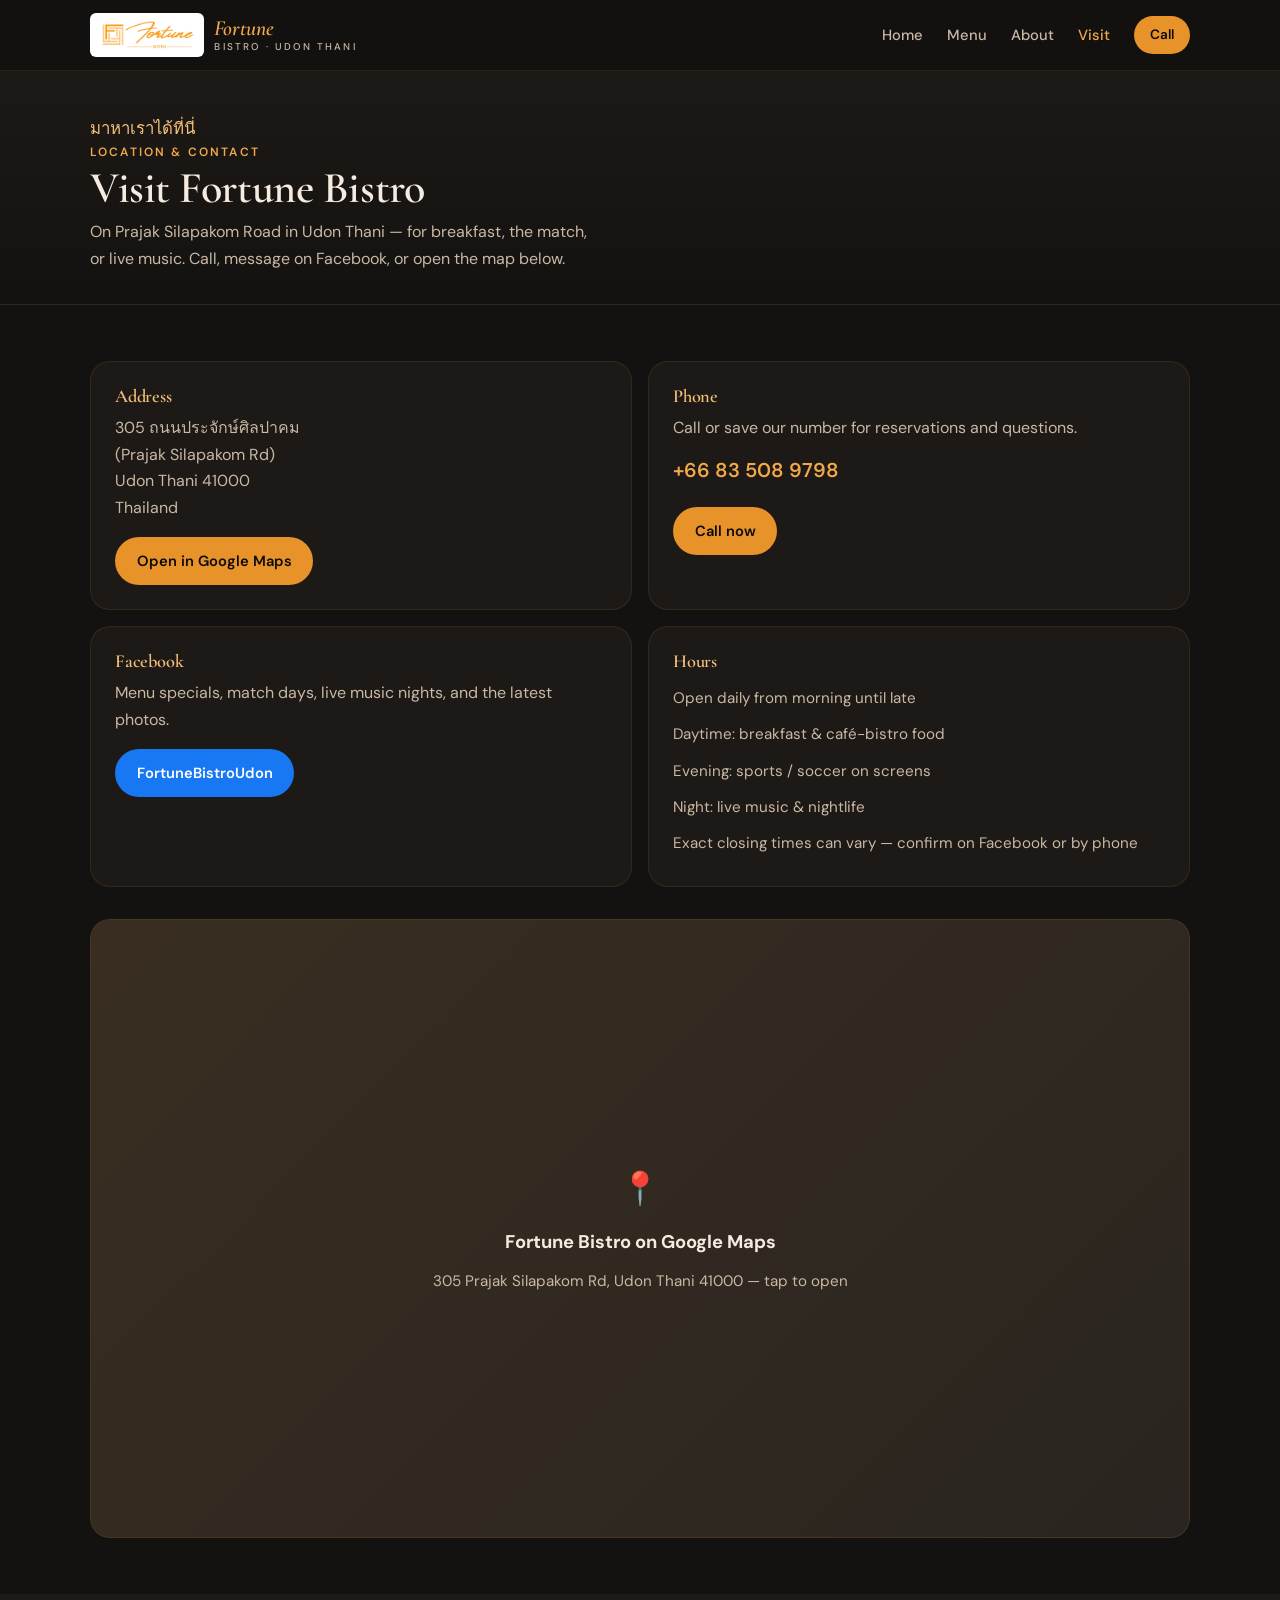
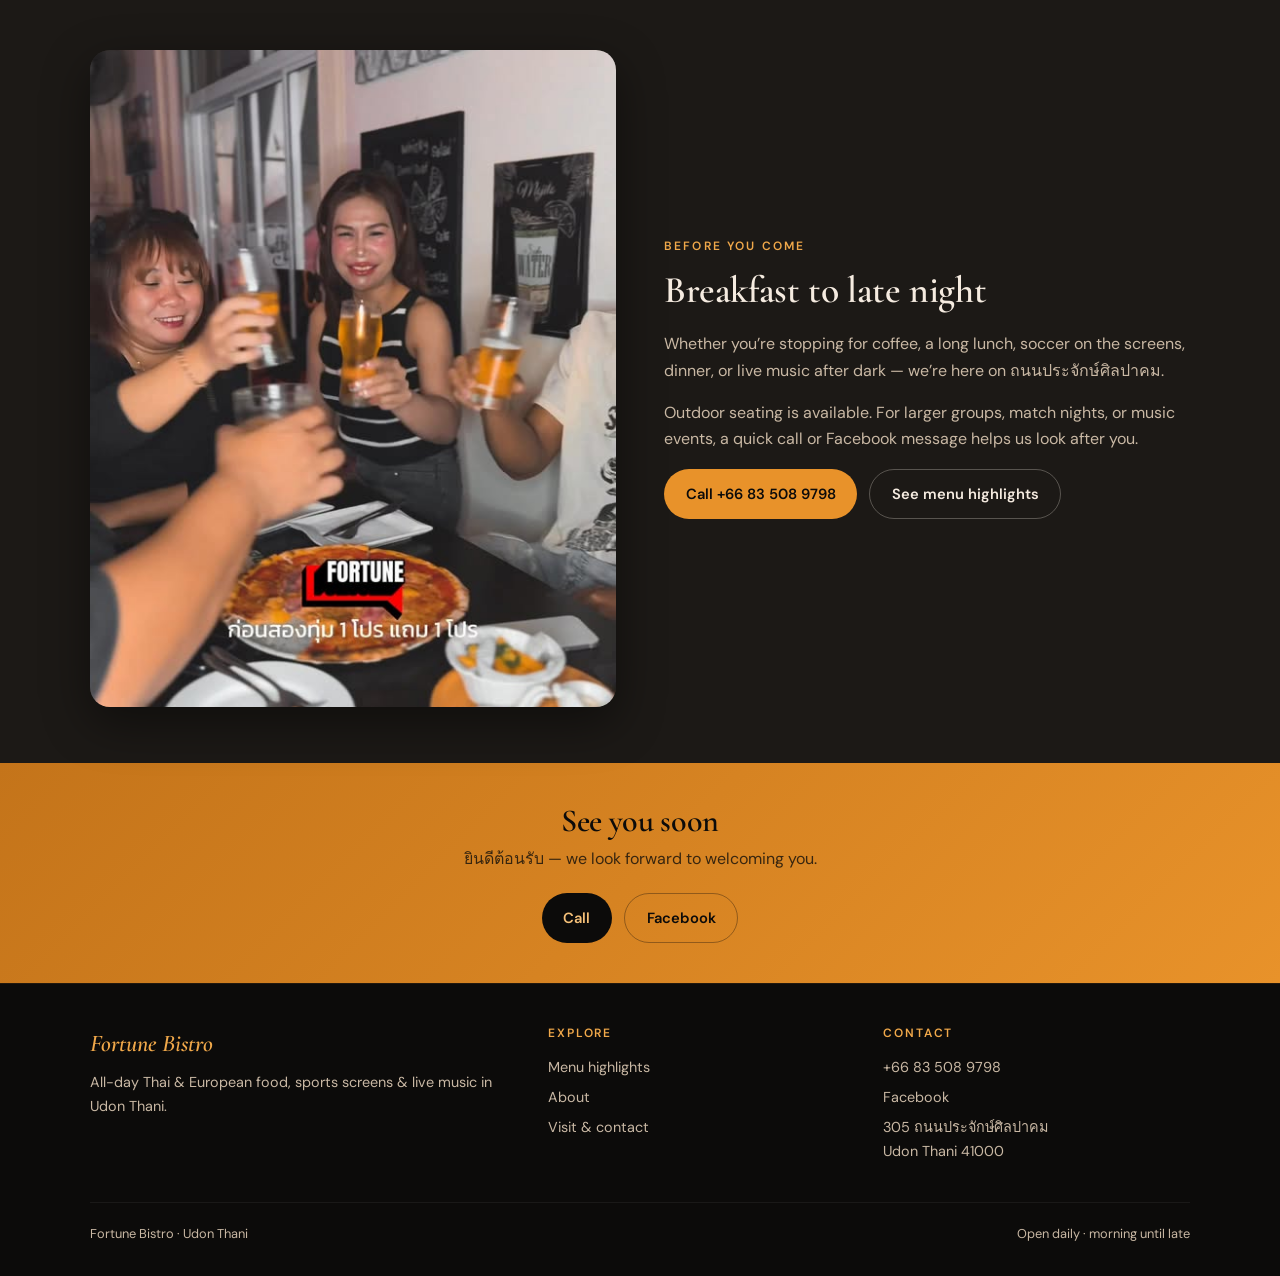
<file: visit.html>
<!DOCTYPE html>
<html lang="en">
<head>
  <meta charset="utf-8" />
  <meta name="viewport" content="width=device-width, initial-scale=1" />
  <title>Visit &amp; Contact | Fortune Bistro Udon Thani</title>
  <meta name="description" content="Visit Fortune Bistro at 305 Prajak Silapakom Road, Udon Thani 41000. Call +66 83 508 9798 or message on Facebook. Open daily from morning until late — food, sports, live music." />
  <meta property="og:title" content="Visit Fortune Bistro | Udon Thani" />
  <meta property="og:description" content="Address, phone, Facebook, and map for Fortune Bistro on Prajak Silapakom Road." />
  <meta property="og:type" content="website" />
  <meta property="og:image" content="assets/images/profile.jpg" />
  <link rel="preconnect" href="https://fonts.googleapis.com" />
  <link rel="preconnect" href="https://fonts.gstatic.com" crossorigin />
  <link href="https://fonts.googleapis.com/css2?family=Cormorant+Garamond:ital,wght@0,500;0,600;1,600&family=DM+Sans:ital,opsz,wght@0,9..40,400;0,9..40,500;0,9..40,600;0,9..40,700;1,9..40,400&display=swap" rel="stylesheet" />
  <link rel="stylesheet" href="css/styles.css" />
  <link rel="icon" href="assets/images/profile.jpg" type="image/jpeg" />
</head>
<body>
  <header class="site-header">
    <div class="container header-inner">
      <a class="logo" href="index.html" aria-label="Fortune Bistro home">
        <img class="logo-img" src="assets/images/profile.jpg" alt="Fortune Bistro logo" width="180" height="66" />
        <span class="logo-text">
          <span class="logo-name">Fortune</span>
          <span class="logo-tag">Bistro · Udon Thani</span>
        </span>
      </a>
      <nav class="nav" aria-label="Primary">
        <a href="index.html">Home</a>
        <a href="menu.html">Menu</a>
        <a href="about.html">About</a>
        <a href="visit.html" aria-current="page">Visit</a>
        <a class="nav-cta" href="tel:+66835089798">Call</a>
      </nav>
      <button class="menu-btn" type="button" data-menu-toggle aria-expanded="false" aria-controls="mobile-nav" aria-label="Open menu">
        <span></span>
      </button>
    </div>
    <div class="container">
      <nav id="mobile-nav" class="mobile-nav" data-mobile-nav aria-label="Mobile">
        <a href="index.html">Home</a>
        <a href="menu.html">Menu</a>
        <a href="about.html">About</a>
        <a href="visit.html" aria-current="page">Visit</a>
        <a class="nav-cta" href="tel:+66835089798">Call +66 83 508 9798</a>
      </nav>
    </div>
  </header>

  <main>
    <section class="page-hero">
      <div class="container">
        <p class="thai-welcome">มาหาเราได้ที่นี่</p>
        <p class="eyebrow">Location &amp; contact</p>
        <h1>Visit Fortune Bistro</h1>
        <p>On Prajak Silapakom Road in Udon Thani — for breakfast, the match, or live music. Call, message on Facebook, or open the map below.</p>
      </div>
    </section>

    <section class="section">
      <div class="container">
        <div class="visit-grid">
          <article class="visit-card">
            <h3>Address</h3>
            <p>
              305 ถนนประจักษ์ศิลปาคม<br />
              (Prajak Silapakom Rd)<br />
              Udon Thani 41000<br />
              Thailand
            </p>
            <a class="btn btn-primary" href="https://www.google.com/maps/search/?api=1&amp;query=Fortune+Bistro+305+Prajak+Silapakom+Road+Udon+Thani+41000" target="_blank" rel="noopener">Open in Google Maps</a>
          </article>

          <article class="visit-card">
            <h3>Phone</h3>
            <p>Call or save our number for reservations and questions.</p>
            <p style="font-size:1.25rem;color:var(--cream);font-weight:600;margin-bottom:1rem">
              <a href="tel:+66835089798" style="color:var(--amber-400)">+66 83 508 9798</a>
            </p>
            <a class="btn btn-primary" href="tel:+66835089798">Call now</a>
          </article>

          <article class="visit-card">
            <h3>Facebook</h3>
            <p>Menu specials, match days, live music nights, and the latest photos.</p>
            <a class="btn btn-fb" href="https://www.facebook.com/FortuneBistroUdon" target="_blank" rel="noopener">FortuneBistroUdon</a>
          </article>

          <article class="visit-card">
            <h3>Hours</h3>
            <ul class="hours-list">
              <li>Open daily from morning until late</li>
              <li>Daytime: breakfast &amp; café-bistro food</li>
              <li>Evening: sports / soccer on screens</li>
              <li>Night: live music &amp; nightlife</li>
              <li>Exact closing times can vary — confirm on Facebook or by phone</li>
            </ul>
          </article>
        </div>

        <div class="map-embed" aria-label="Map link">
          <a href="https://www.google.com/maps/search/?api=1&amp;query=Fortune+Bistro+305+Prajak+Silapakom+Road+Udon+Thani+41000" target="_blank" rel="noopener">
            <span class="map-icon" aria-hidden="true">📍</span>
            <strong style="font-size:1.15rem;color:var(--cream)">Fortune Bistro on Google Maps</strong>
            <span style="color:var(--cream-muted);font-size:0.95rem">305 Prajak Silapakom Rd, Udon Thani 41000 — tap to open</span>
          </a>
        </div>
      </div>
    </section>

    <section class="section section-alt">
      <div class="container split">
        <div class="split-media">
          <img src="assets/images/reel07.jpg" alt="Guests enjoying pizza and drinks at Fortune Bistro" width="540" height="960" loading="lazy" />
        </div>
        <div>
          <p class="eyebrow">Before you come</p>
          <h2 class="section-title">Breakfast to late night</h2>
          <p>Whether you’re stopping for coffee, a long lunch, soccer on the screens, dinner, or live music after dark — we’re here on ถนนประจักษ์ศิลปาคม.</p>
          <p>Outdoor seating is available. For larger groups, match nights, or music events, a quick call or Facebook message helps us look after you.</p>
          <div class="btn-row">
            <a class="btn btn-primary" href="tel:+66835089798">Call +66 83 508 9798</a>
            <a class="btn btn-ghost" href="menu.html">See menu highlights</a>
          </div>
        </div>
      </div>
    </section>

    <section class="cta-band">
      <div class="container">
        <h2>See you soon</h2>
        <p>ยินดีต้อนรับ — we look forward to welcoming you.</p>
        <div class="btn-row" style="justify-content:center">
          <a class="btn btn-primary" href="tel:+66835089798">Call</a>
          <a class="btn btn-ghost" href="https://www.facebook.com/FortuneBistroUdon" target="_blank" rel="noopener">Facebook</a>
        </div>
      </div>
    </section>
  </main>

  <footer class="site-footer">
    <div class="container footer-grid">
      <div class="footer-brand">
        <div class="logo-name">Fortune Bistro</div>
        <p>All-day Thai &amp; European food, sports screens &amp; live music in Udon Thani.</p>
      </div>
      <div class="footer-col">
        <h4>Explore</h4>
        <a href="menu.html">Menu highlights</a>
        <a href="about.html">About</a>
        <a href="visit.html">Visit &amp; contact</a>
      </div>
      <div class="footer-col">
        <h4>Contact</h4>
        <a href="tel:+66835089798">+66 83 508 9798</a>
        <a href="https://www.facebook.com/FortuneBistroUdon" target="_blank" rel="noopener">Facebook</a>
        <p>305 ถนนประจักษ์ศิลปาคม<br />Udon Thani 41000</p>
      </div>
    </div>
    <div class="container footer-bottom">
      <span>Fortune Bistro · Udon Thani</span>
      <span>Open daily · morning until late</span>
    </div>
  </footer>
  <script src="js/main.js"></script>
</body>
</html>
</file>
<file: css/styles.css>
/* Fortune Bistro — dark charcoal, amber accents, warm bistro */
:root {
  --charcoal-950: #0c0b0a;
  --charcoal-900: #141210;
  --charcoal-800: #1c1916;
  --charcoal-700: #2a2520;
  --charcoal-600: #3d3630;
  --amber-500: #e8922a;
  --amber-400: #f0a84a;
  --amber-300: #f5c078;
  --amber-600: #c4741a;
  --cream: #f5ebe0;
  --cream-muted: #c9b8a4;
  --white: #ffffff;
  --radius: 12px;
  --radius-lg: 20px;
  --shadow: 0 16px 48px rgba(0, 0, 0, 0.45);
  --font: "DM Sans", system-ui, -apple-system, sans-serif;
  --font-display: "Cormorant Garamond", Georgia, "Times New Roman", serif;
  --max: 1100px;
  --header-h: 70px;
}

*, *::before, *::after { box-sizing: border-box; }
html { scroll-behavior: smooth; }
body {
  margin: 0;
  font-family: var(--font);
  color: var(--cream);
  background: var(--charcoal-900);
  line-height: 1.65;
  -webkit-font-smoothing: antialiased;
}
img { max-width: 100%; height: auto; display: block; }
a { color: var(--amber-400); text-decoration: none; }
a:hover { color: var(--amber-300); }
h1, h2, h3 {
  font-family: var(--font-display);
  line-height: 1.15;
  font-weight: 600;
  letter-spacing: -0.01em;
  margin: 0 0 0.5em;
  color: var(--cream);
}
p { margin: 0 0 1em; color: var(--cream-muted); }
ul { margin: 0; padding: 0; list-style: none; }

.container { width: min(100% - 2rem, var(--max)); margin-inline: auto; }
.sr-only {
  position: absolute; width: 1px; height: 1px; padding: 0; margin: -1px;
  overflow: hidden; clip: rect(0,0,0,0); border: 0;
}

/* Header */
.site-header {
  position: sticky; top: 0; z-index: 50;
  background: rgba(20, 18, 16, 0.92);
  backdrop-filter: blur(14px);
  border-bottom: 1px solid rgba(232, 146, 42, 0.12);
}
.header-inner {
  display: flex; align-items: center; justify-content: space-between;
  height: var(--header-h); gap: 1rem;
}
.logo {
  display: flex; align-items: center; gap: 0.65rem;
  text-decoration: none; color: var(--cream);
}
.logo:hover { color: var(--amber-300); }
.logo-img {
  height: 40px; width: auto; max-width: 160px;
  object-fit: contain; background: #fff; border-radius: 6px; padding: 4px 8px;
}
.logo-text { display: flex; flex-direction: column; line-height: 1; }
.logo-name {
  font-family: var(--font-display);
  font-size: 1.35rem; font-weight: 600; color: var(--amber-400);
  font-style: italic;
}
.logo-tag {
  font-size: 0.62rem; font-weight: 500; letter-spacing: 0.22em;
  text-transform: uppercase; color: var(--cream-muted); margin-top: 0.2rem;
}
.nav { display: none; gap: 1.5rem; align-items: center; }
.nav a {
  color: var(--cream-muted); font-size: 0.92rem; font-weight: 500;
}
.nav a:hover, .nav a[aria-current="page"] { color: var(--amber-400); }
.nav-cta {
  background: var(--amber-500) !important; color: var(--charcoal-950) !important;
  padding: 0.5rem 1rem; border-radius: 999px; font-size: 0.85rem !important;
  font-weight: 600 !important;
}
.nav-cta:hover { background: var(--amber-400) !important; color: var(--charcoal-950) !important; }
.menu-btn {
  display: inline-flex; align-items: center; justify-content: center;
  width: 44px; height: 44px; border: 1px solid rgba(232,146,42,0.25);
  border-radius: 10px; background: var(--charcoal-800); cursor: pointer;
}
.menu-btn span {
  display: block; width: 18px; height: 2px; background: var(--amber-400);
  position: relative;
}
.menu-btn span::before, .menu-btn span::after {
  content: ""; position: absolute; left: 0; width: 18px; height: 2px;
  background: var(--amber-400);
}
.menu-btn span::before { top: -6px; }
.menu-btn span::after { top: 6px; }
.mobile-nav {
  display: none; flex-direction: column; gap: 0.25rem;
  padding: 0.5rem 0 1.25rem; border-top: 1px solid rgba(232,146,42,0.1);
}
.mobile-nav.is-open { display: flex; }
.mobile-nav a {
  color: var(--cream-muted); padding: 0.75rem 0.25rem; font-weight: 500;
  border-bottom: 1px solid rgba(255,255,255,0.04);
}
.mobile-nav a:hover, .mobile-nav a[aria-current="page"] { color: var(--amber-400); }
.mobile-nav .nav-cta {
  text-align: center; margin-top: 0.5rem; border: none !important;
}

@media (min-width: 768px) {
  .nav { display: flex; }
  .menu-btn { display: none; }
  .mobile-nav, .mobile-nav.is-open { display: none !important; }
  .logo-img { height: 44px; max-width: 180px; }
}

/* Buttons */
.btn {
  display: inline-flex; align-items: center; justify-content: center; gap: 0.4rem;
  padding: 0.75rem 1.35rem; border-radius: 999px; font-weight: 600;
  font-size: 0.92rem; border: none; cursor: pointer; transition: 0.15s ease;
  text-decoration: none;
}
.btn-primary {
  background: var(--amber-500); color: var(--charcoal-950);
}
.btn-primary:hover { background: var(--amber-400); color: var(--charcoal-950); }
.btn-ghost {
  background: transparent; color: var(--cream);
  border: 1px solid rgba(245, 235, 224, 0.28);
}
.btn-ghost:hover { border-color: var(--amber-400); color: var(--amber-300); }
.btn-fb {
  background: #1877f2; color: var(--white);
}
.btn-fb:hover { background: #3b8ef5; color: var(--white); }
.btn-row { display: flex; flex-wrap: wrap; gap: 0.75rem; }

/* Hero */
.hero {
  position: relative;
  min-height: min(88vh, 720px);
  display: flex; align-items: flex-end;
  overflow: hidden;
  background: var(--charcoal-950);
}
.hero-media {
  position: absolute; inset: 0;
}
.hero-media img {
  width: 100%; height: 100%; object-fit: cover; object-position: center 30%;
  opacity: 0.55;
}
.hero-media::after {
  content: ""; position: absolute; inset: 0;
  background: linear-gradient(
    180deg,
    rgba(12,11,10,0.35) 0%,
    rgba(12,11,10,0.55) 45%,
    rgba(12,11,10,0.96) 100%
  );
}
/* Wide patio hero — show atmosphere; light overlay so branded left + neon stay readable */
.hero--patio {
  min-height: min(78vh, 640px);
}
.hero--patio .hero-media img {
  opacity: 0.92;
  object-position: 58% center; /* favor patio, pastry case, pizza oven */
}
.hero--patio .hero-media::after {
  background:
    linear-gradient(
      90deg,
      rgba(12,11,10,0.18) 0%,
      rgba(12,11,10,0.28) 42%,
      rgba(12,11,10,0.55) 100%
    ),
    linear-gradient(
      180deg,
      rgba(12,11,10,0.22) 0%,
      rgba(12,11,10,0.35) 40%,
      rgba(12,11,10,0.92) 100%
    );
}
.hero--patio .hero-content {
  max-width: 36rem;
  margin-left: auto;
  margin-right: 0;
  text-align: left;
  padding: 2.5rem 0 3rem;
}
.hero--patio .hero-lead { max-width: 32rem; color: rgba(245, 235, 224, 0.92); }
.hero--patio h1 {
  text-shadow: 0 2px 24px rgba(0,0,0,0.55);
}
@media (max-width: 767px) {
  .hero--patio .hero-media img { object-position: 72% center; }
  .hero--patio .hero-content {
    margin-left: 0;
    max-width: none;
  }
}
.hero-content {
  position: relative; z-index: 1;
  padding: 3rem 0 3.5rem;
}
.thai-welcome {
  font-size: 1.05rem; color: var(--amber-300); margin-bottom: 0.35rem;
  font-weight: 500;
}
.eyebrow {
  font-size: 0.75rem; font-weight: 600; letter-spacing: 0.18em;
  text-transform: uppercase; color: var(--amber-400); margin: 0 0 0.75rem;
}
.hero h1 {
  font-size: clamp(2.2rem, 7vw, 3.6rem);
  color: var(--cream); margin-bottom: 0.6rem;
}
.hero-lead {
  font-size: 1.1rem; color: var(--cream-muted); max-width: 34rem;
  margin-bottom: 1.25rem;
}
.hero-meta {
  display: flex; flex-wrap: wrap; gap: 0.5rem 1rem;
  margin-bottom: 1.5rem; font-size: 0.88rem; color: var(--cream-muted);
}
.hero-meta span {
  display: inline-flex; align-items: center; gap: 0.35rem;
}
.hero-meta span::before {
  content: ""; width: 5px; height: 5px; border-radius: 50%;
  background: var(--amber-500);
}

/* Sections */
.section { padding: 3.5rem 0; }
.section-tight { padding: 2.5rem 0; }
.section-alt { background: var(--charcoal-800); }
.section-head { max-width: 36rem; margin-bottom: 2rem; }
.section-title {
  font-size: clamp(1.75rem, 4vw, 2.35rem);
}
.section-lead { font-size: 1.05rem; }

/* Feature cards */
.feature-grid {
  display: grid; gap: 1rem;
  grid-template-columns: 1fr;
}
@media (min-width: 640px) {
  .feature-grid { grid-template-columns: repeat(2, 1fr); }
}
@media (min-width: 900px) {
  .feature-grid { grid-template-columns: repeat(4, 1fr); }
}
.feature-card {
  background: var(--charcoal-800);
  border: 1px solid rgba(232,146,42,0.1);
  border-radius: var(--radius-lg);
  padding: 1.35rem 1.25rem;
}
.feature-card h3 {
  font-size: 1.2rem; color: var(--amber-300); margin-bottom: 0.35rem;
}
.feature-card p { margin: 0; font-size: 0.92rem; }

/* Gallery */
.gallery {
  display: grid; gap: 0.75rem;
  grid-template-columns: repeat(2, 1fr);
}
@media (min-width: 768px) {
  .gallery { grid-template-columns: repeat(3, 1fr); gap: 1rem; }
}
.gallery-item {
  position: relative; border-radius: var(--radius);
  overflow: hidden; aspect-ratio: 3/4;
  background: var(--charcoal-700);
}
.gallery-item img {
  width: 100%; height: 100%; object-fit: cover;
  transition: transform 0.4s ease;
}
.gallery-item:hover img { transform: scale(1.04); }
.gallery-item.wide { grid-column: span 2; aspect-ratio: 16/9; }
@media (min-width: 768px) {
  .gallery-item.wide { grid-column: span 1; aspect-ratio: 3/4; }
}

/* Split */
.split {
  display: grid; gap: 2rem; align-items: center;
}
@media (min-width: 768px) {
  .split { grid-template-columns: 1fr 1fr; gap: 3rem; }
}
.split-media {
  border-radius: var(--radius-lg); overflow: hidden;
  aspect-ratio: 4/5; background: var(--charcoal-700);
  box-shadow: var(--shadow);
}
.split-media img { width: 100%; height: 100%; object-fit: cover; }

/* Menu */
.menu-cats { display: grid; gap: 1.5rem; }
@media (min-width: 700px) {
  .menu-cats { grid-template-columns: repeat(2, 1fr); }
}
.menu-cat {
  background: var(--charcoal-800);
  border: 1px solid rgba(232,146,42,0.12);
  border-radius: var(--radius-lg);
  padding: 1.5rem;
}
.menu-cat h3 {
  font-size: 1.4rem; color: var(--amber-400);
  border-bottom: 1px solid rgba(232,146,42,0.2);
  padding-bottom: 0.65rem; margin-bottom: 1rem;
}
.menu-item {
  padding: 0.75rem 0;
  border-bottom: 1px solid rgba(255,255,255,0.05);
}
.menu-item:last-child { border-bottom: none; padding-bottom: 0; }
.menu-item-name {
  font-weight: 600; color: var(--cream); margin: 0 0 0.2rem;
  font-size: 1rem;
}
.menu-item-desc {
  margin: 0; font-size: 0.88rem; color: var(--cream-muted);
}
.menu-note {
  margin-top: 2rem; padding: 1.25rem 1.35rem;
  background: rgba(232,146,42,0.08);
  border-left: 3px solid var(--amber-500);
  border-radius: 0 var(--radius) var(--radius) 0;
  font-size: 0.95rem;
}
.menu-hero-img {
  border-radius: var(--radius-lg); overflow: hidden;
  aspect-ratio: 16/10; margin-bottom: 2rem;
  background: var(--charcoal-700);
}
.menu-hero-img img { width: 100%; height: 100%; object-fit: cover; }

/* Visit / contact cards */
.visit-grid {
  display: grid; gap: 1rem;
}
@media (min-width: 640px) {
  .visit-grid { grid-template-columns: repeat(2, 1fr); }
}
.visit-card {
  background: var(--charcoal-800);
  border: 1px solid rgba(232,146,42,0.12);
  border-radius: var(--radius-lg);
  padding: 1.5rem;
}
.visit-card h3 {
  font-size: 1.15rem; color: var(--amber-300); margin-bottom: 0.5rem;
}
.visit-card p { margin-bottom: 0.75rem; }
.visit-card .btn { margin-top: 0.25rem; }
.hours-list li {
  padding: 0.35rem 0; color: var(--cream-muted); font-size: 0.95rem;
}
.map-embed {
  margin-top: 2rem;
  border-radius: var(--radius-lg); overflow: hidden;
  border: 1px solid rgba(232,146,42,0.15);
  background: var(--charcoal-700);
  aspect-ratio: 16/9;
  display: flex; align-items: center; justify-content: center;
}
.map-embed a {
  display: flex; flex-direction: column; align-items: center;
  gap: 0.75rem; padding: 2rem; text-align: center;
  color: var(--cream); width: 100%; height: 100%;
  justify-content: center;
  background:
    linear-gradient(135deg, rgba(232,146,42,0.08), transparent),
    var(--charcoal-700);
}
.map-embed a:hover { color: var(--amber-300); }
.map-icon { font-size: 2rem; }

/* Page hero (inner pages) */
.page-hero {
  padding: 2.75rem 0 2rem;
  background:
    linear-gradient(180deg, var(--charcoal-800), var(--charcoal-900));
  border-bottom: 1px solid rgba(232,146,42,0.1);
}
.page-hero h1 { font-size: clamp(2rem, 5vw, 2.75rem); margin-bottom: 0.4rem; }
.page-hero p { margin: 0; max-width: 32rem; }

/* CTA band */
.cta-band {
  background: linear-gradient(135deg, var(--amber-600), var(--amber-500));
  color: var(--charcoal-950);
  padding: 2.5rem 0;
  text-align: center;
}
.cta-band h2 {
  color: var(--charcoal-950); font-size: clamp(1.5rem, 4vw, 2rem);
  margin-bottom: 0.4rem;
}
.cta-band p { color: rgba(12,11,10,0.78); margin-bottom: 1.25rem; }
.cta-band .btn-ghost {
  border-color: rgba(12,11,10,0.35); color: var(--charcoal-950);
}
.cta-band .btn-ghost:hover {
  border-color: var(--charcoal-950); background: rgba(12,11,10,0.08);
}
.cta-band .btn-primary {
  background: var(--charcoal-950); color: var(--amber-300);
}
.cta-band .btn-primary:hover {
  background: var(--charcoal-800); color: var(--amber-300);
}

/* Footer */
.site-footer {
  background: var(--charcoal-950);
  border-top: 1px solid rgba(232,146,42,0.1);
  padding: 2.5rem 0 2rem;
}
.footer-grid {
  display: grid; gap: 1.75rem;
}
@media (min-width: 640px) {
  .footer-grid { grid-template-columns: 1.4fr 1fr 1fr; }
}
.footer-brand .logo-name { font-size: 1.5rem; }
.footer-brand p { font-size: 0.9rem; margin-top: 0.5rem; }
.footer-col h4 {
  font-family: var(--font);
  font-size: 0.75rem; letter-spacing: 0.16em; text-transform: uppercase;
  color: var(--amber-400); margin: 0 0 0.75rem; font-weight: 600;
}
.footer-col a, .footer-col p {
  display: block; color: var(--cream-muted); font-size: 0.9rem;
  margin-bottom: 0.4rem;
}
.footer-col a:hover { color: var(--amber-300); }
.footer-bottom {
  margin-top: 2rem; padding-top: 1.25rem;
  border-top: 1px solid rgba(255,255,255,0.06);
  font-size: 0.8rem; color: var(--cream-muted);
  display: flex; flex-wrap: wrap; gap: 0.5rem 1.25rem;
  justify-content: space-between;
}

/* About list */
.about-points li {
  position: relative; padding: 0.55rem 0 0.55rem 1.35rem;
  color: var(--cream-muted); border-bottom: 1px solid rgba(255,255,255,0.05);
}
.about-points li::before {
  content: ""; position: absolute; left: 0; top: 1rem;
  width: 7px; height: 7px; border-radius: 50%;
  background: var(--amber-500);
}

/* Day → evening → night story arc */
.arc-grid {
  display: grid;
  gap: 1.5rem;
}
@media (min-width: 900px) {
  .arc-grid { grid-template-columns: repeat(3, 1fr); gap: 1.25rem; }
}
.arc-card {
  background: var(--charcoal-800);
  border: 1px solid rgba(232,146,42,0.12);
  border-radius: var(--radius-lg);
  overflow: hidden;
  display: flex;
  flex-direction: column;
}
.arc-card-media {
  aspect-ratio: 4/5;
  overflow: hidden;
  background: var(--charcoal-700);
  position: relative;
}
.arc-card-media img {
  width: 100%; height: 100%; object-fit: cover;
}
.arc-badge {
  position: absolute; top: 0.85rem; left: 0.85rem;
  background: rgba(12,11,10,0.82);
  color: var(--amber-300);
  font-size: 0.68rem; font-weight: 700;
  letter-spacing: 0.14em; text-transform: uppercase;
  padding: 0.4rem 0.7rem; border-radius: 999px;
  border: 1px solid rgba(232,146,42,0.35);
}
.arc-card-body { padding: 1.25rem 1.2rem 1.4rem; flex: 1; }
.arc-card-body h3 {
  font-size: 1.35rem; color: var(--amber-300); margin-bottom: 0.4rem;
}
.arc-card-body p { margin: 0; font-size: 0.94rem; }
.arc-step {
  display: inline-block;
  font-size: 0.72rem; font-weight: 700;
  letter-spacing: 0.16em; text-transform: uppercase;
  color: var(--amber-400); margin-bottom: 0.35rem;
}

.timeline {
  display: grid; gap: 0;
  border-left: 2px solid rgba(232,146,42,0.25);
  margin-left: 0.5rem; padding-left: 1.35rem;
}
.timeline-item {
  position: relative;
  padding: 0 0 1.75rem;
}
.timeline-item:last-child { padding-bottom: 0; }
.timeline-item::before {
  content: "";
  position: absolute; left: -1.6rem; top: 0.35rem;
  width: 10px; height: 10px; border-radius: 50%;
  background: var(--amber-500);
  box-shadow: 0 0 0 4px rgba(232,146,42,0.18);
}
.timeline-item h3 {
  font-size: 1.25rem; color: var(--amber-300); margin-bottom: 0.3rem;
}
.timeline-item p { margin: 0; font-size: 0.95rem; }

.split.reverse .split-media { order: 2; }
@media (min-width: 768px) {
  .split.reverse { grid-template-columns: 1fr 1fr; }
  .split.reverse .split-media { order: 0; }
  .split.reverse > div:last-child { order: -1; }
}
</file>
